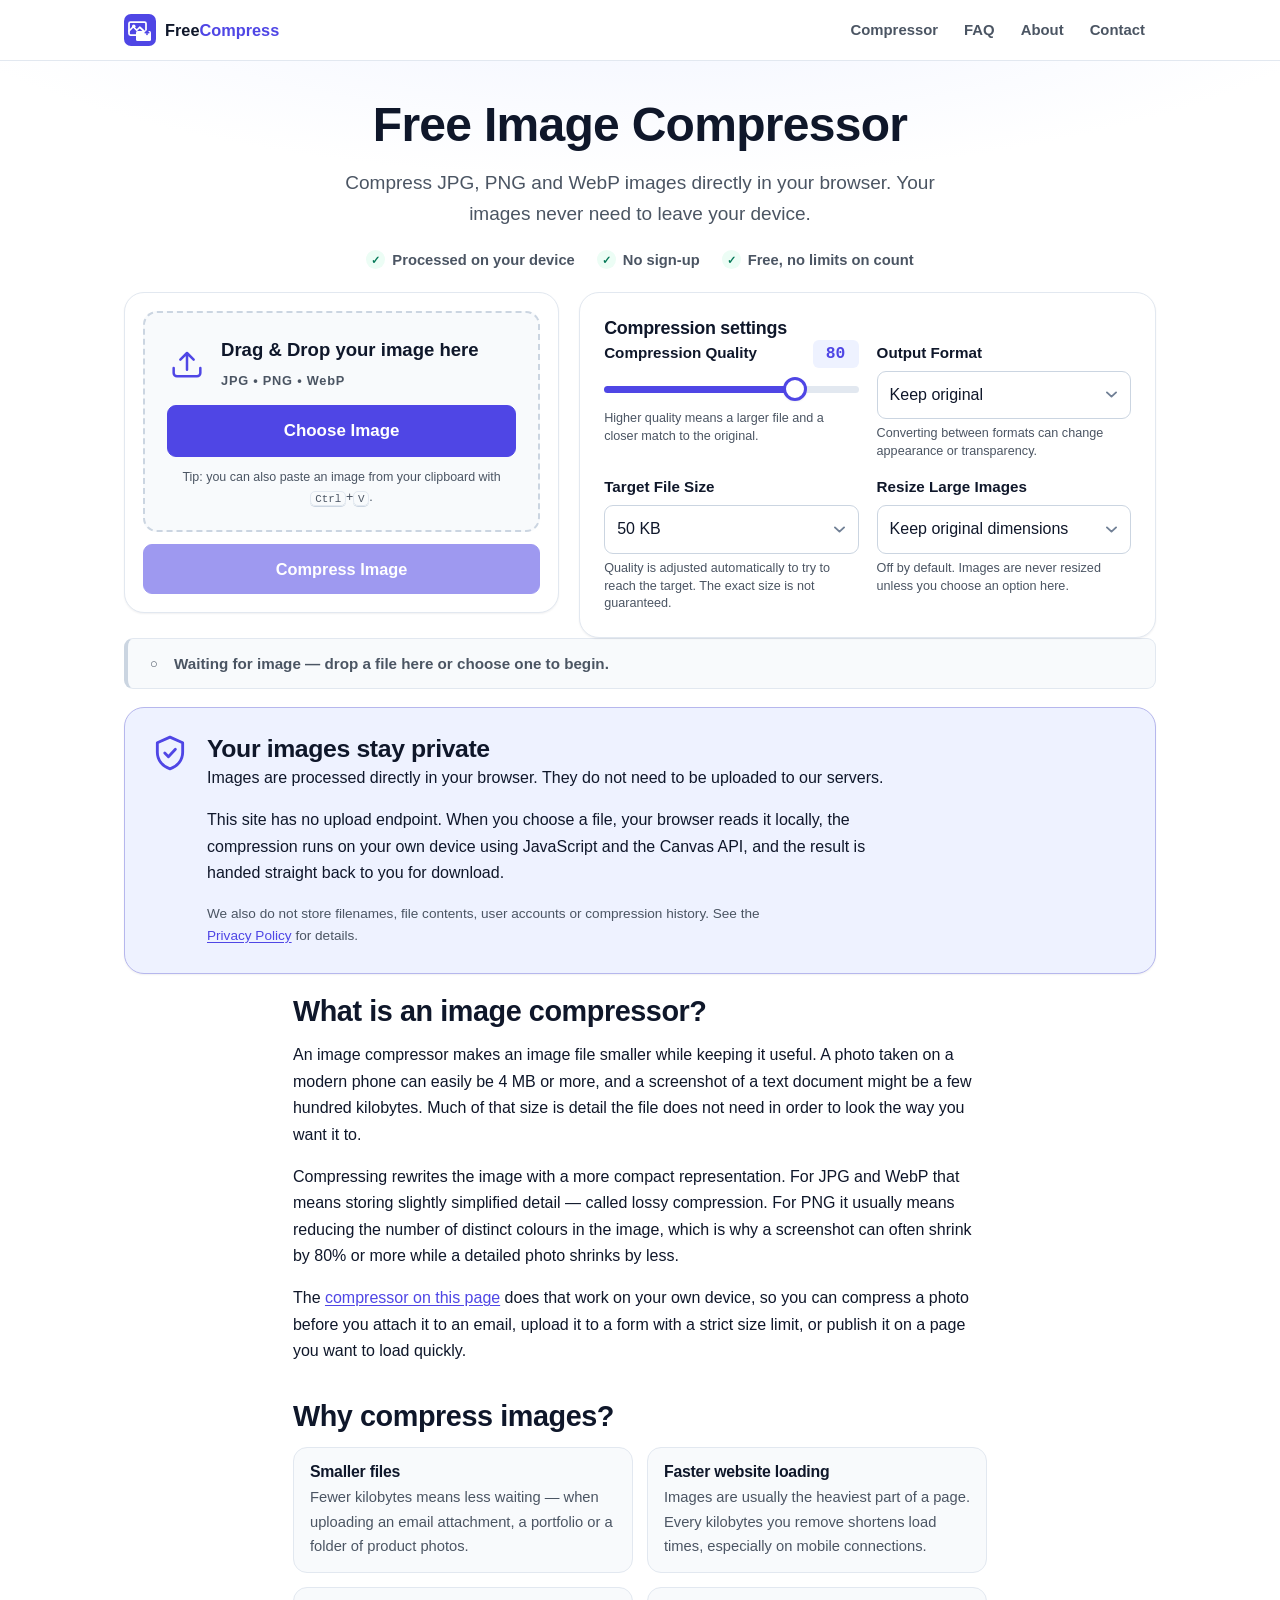
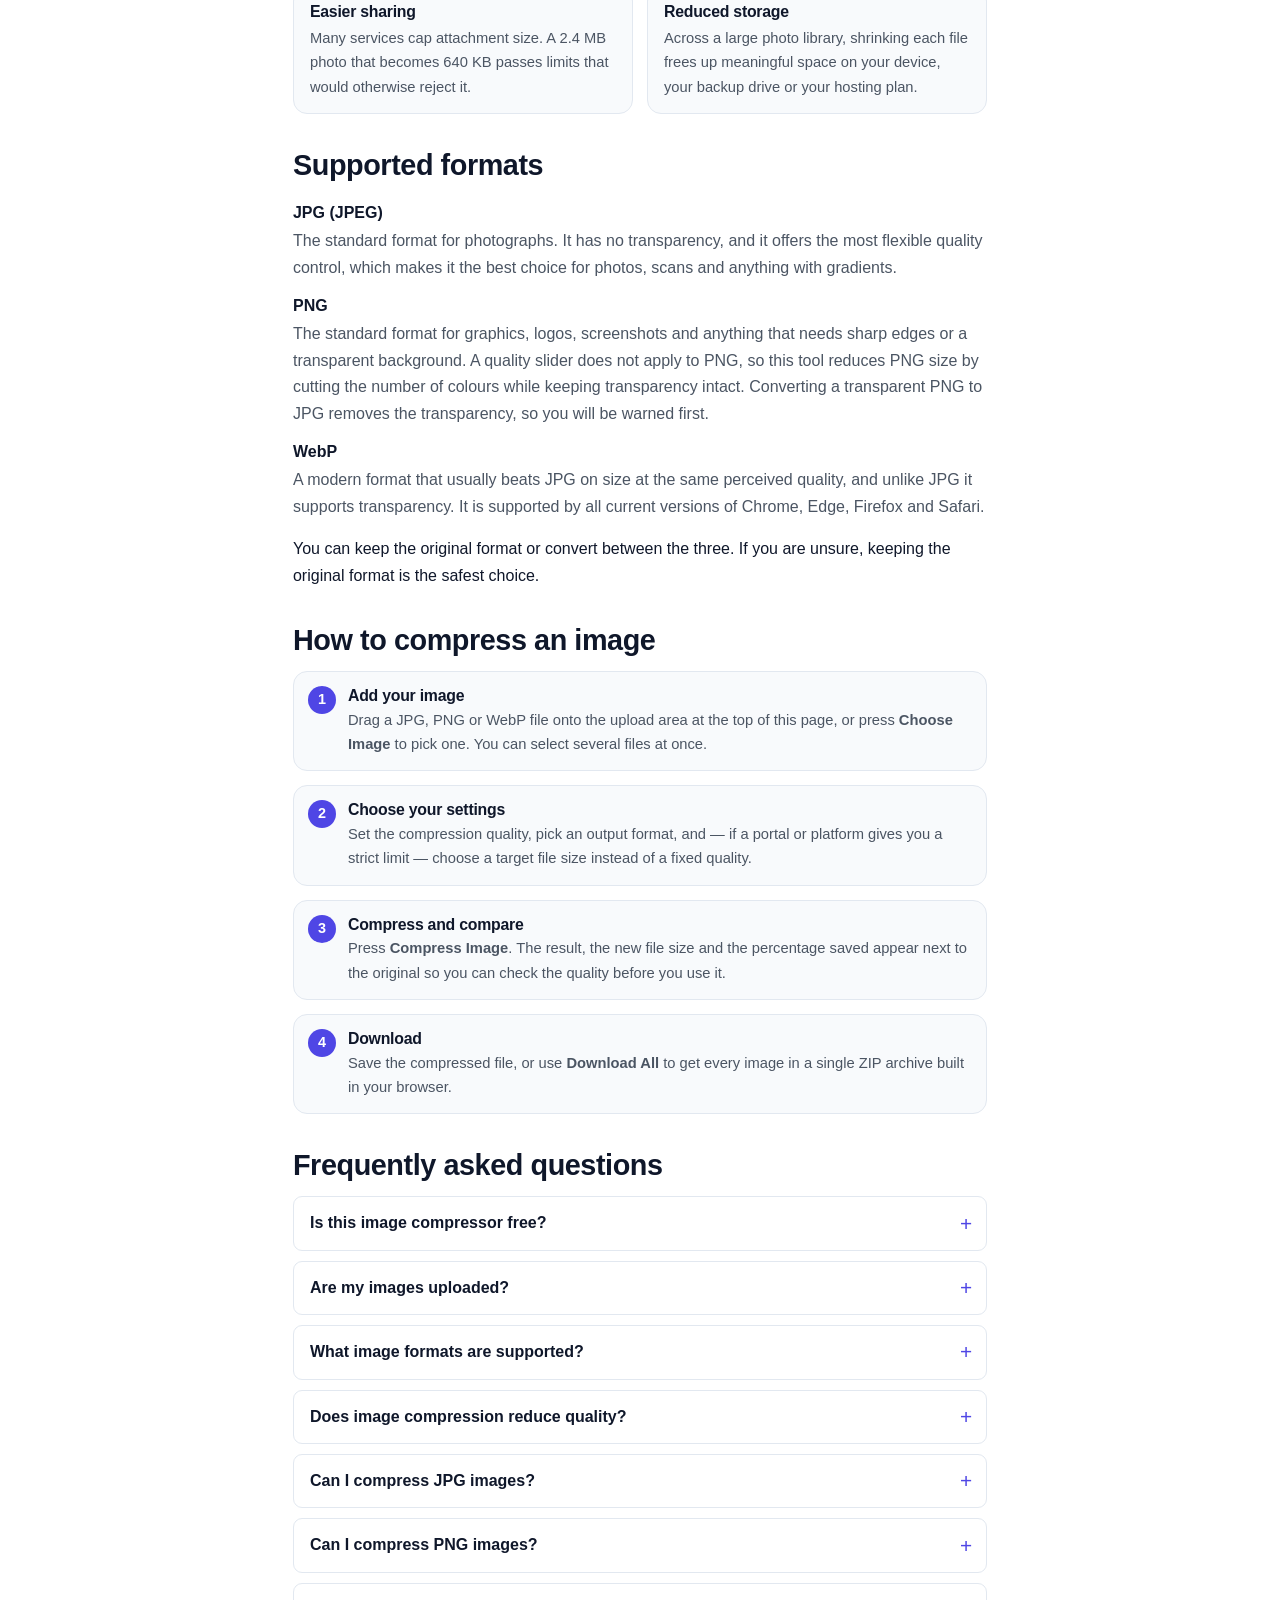
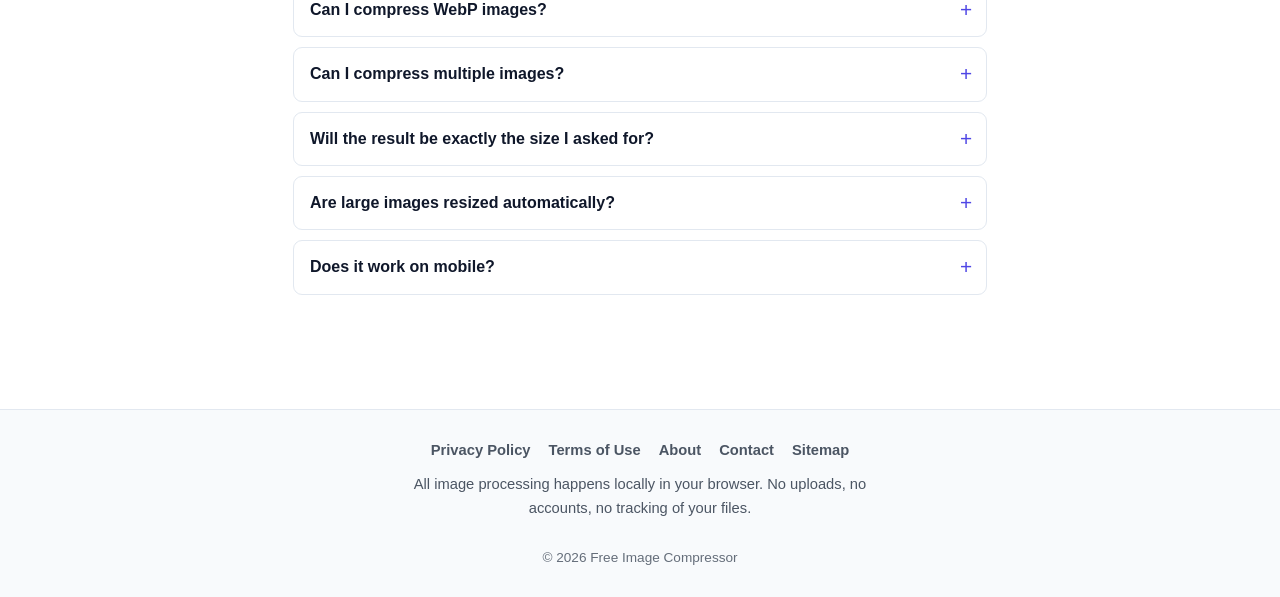
<file: index.html>
<!DOCTYPE html>
<html lang="en">
<head>
<meta charset="utf-8">
<meta name="viewport" content="width=device-width, initial-scale=1">
<title>Free Image Compressor &ndash; Compress JPG, PNG &amp; WebP Online</title>
<meta name="description" content="Compress JPG, PNG and WebP images online for free. Reduce image file size directly in your browser without uploading your images to a server.">
<link rel="canonical" href="https://freecompress.in/">
<meta name="theme-color" content="#4f46e5" media="(prefers-color-scheme: light)">
<meta name="theme-color" content="#111827" media="(prefers-color-scheme: dark)">

<!-- Open Graph -->
<meta property="og:type" content="website">
<meta property="og:site_name" content="Free Image Compressor">
<meta property="og:title" content="Free Image Compressor &ndash; Compress JPG, PNG &amp; WebP Online">
<meta property="og:description" content="Reduce image file size directly in your browser. Your images are processed on your own device and never uploaded to a server.">
<meta property="og:url" content="https://freecompress.in/">
<meta property="og:image" content="https://freecompress.in/assets/og-image.png">
<meta property="og:image:width" content="1200">
<meta property="og:image:height" content="630">
<meta property="og:image:alt" content="Free Image Compressor tool interface with a drag and drop upload area">
<meta property="og:locale" content="en_US">

<!-- Twitter card -->
<meta name="twitter:card" content="summary_large_image">
<meta name="twitter:title" content="Free Image Compressor &ndash; Compress JPG, PNG &amp; WebP Online">
<meta name="twitter:description" content="Reduce image file size directly in your browser. Your images are processed on your own device and never uploaded to a server.">
<meta name="twitter:image" content="https://freecompress.in/assets/og-image.png">
<meta name="twitter:image:alt" content="Free Image Compressor tool interface with a drag and drop upload area">

<link rel="icon" href="assets/favicon.svg" type="image/svg+xml">
<link rel="icon" href="assets/favicon.png" sizes="512x512" type="image/png">
<link rel="apple-touch-icon" href="assets/favicon.png">
<link rel="manifest" href="site.webmanifest">
<link rel="stylesheet" href="css/styles.css">
<script async src="https://www.googletagmanager.com/gtag/js?id=G-RREK23KDBZ"></script>
<script>
  window.dataLayer = window.dataLayer || [];
  function gtag(){dataLayer.push(arguments);}
  gtag('js', new Date());
  gtag('config', 'G-RREK23KDBZ', {
    allow_google_signals: false,
    allow_ad_personalization_signals: false,
    cookie_expires: 86400,
    cookie_update: false
  });
</script>
</head>
<body>
<a class="skip-link" href="#compressor">Skip to the image compressor</a>

<header class="site-header">
  <div class="container header-inner">
    <a class="brand" href="./index.html" aria-label="FreeCompress home">
      <img class="brand-mark" src="assets/favicon.svg" alt="" width="32" height="32" aria-hidden="true">
      <span class="brand-name">Free<span class="brand-accent">Compress</span></span>
    </a>
    <nav class="site-nav" aria-label="Main">
      <a href="#compressor">Compressor</a>
      <a href="#faq">FAQ</a>
      <a href="about.html">About</a>
      <a href="contact.html">Contact</a>
    </nav>
  </div>
</header>

<main>
  <!-- ============================ HERO ============================ -->
  <section class="hero">
    <div class="container">
      <h1 class="hero-title">Free Image Compressor</h1>
      <p class="hero-subtitle">
        Compress JPG, PNG and WebP images directly in your browser.
        Your images never need to leave your device.
      </p>
      <ul class="trust-list" role="list">
        <li class="trust-item">
          <span class="trust-icon" aria-hidden="true">&#10003;</span> Processed on your device
        </li>
        <li class="trust-item">
          <span class="trust-icon" aria-hidden="true">&#10003;</span> No sign-up
        </li>
        <li class="trust-item">
          <span class="trust-icon" aria-hidden="true">&#10003;</span> Free, no limits on count
        </li>
      </ul>
    </div>
  </section>

  <!-- ============================ TOOL ============================ -->
  <section id="compressor" class="tool-section" aria-labelledby="tool-heading">
    <div class="container">
      <h2 id="tool-heading" class="visually-hidden">Image compressor tool</h2>

      <!-- ---------- Upload area and options, side by side on wide screens ---------- -->
      <!-- Two columns above 860px so the options sit beside the Choose Image
           area instead of below it. Single column below that. -->
      <div class="tool-grid">

        <!-- Column 1: get the images in -->
        <div class="tool-pane">
          <!-- ---------- Drop zone ---------- -->
          <div class="card dropzone-card">
            <div id="dropzone" class="dropzone" data-state="idle" tabindex="-1">
              <svg class="dropzone-icon" viewBox="0 0 48 48" role="img" aria-label="Upload image icon" focusable="false">
                <path d="M24 32V12m0 0-8 8m8-8 8 8" fill="none" stroke="currentColor" stroke-width="3" stroke-linecap="round" stroke-linejoin="round"/>
                <path d="M8 30v6a4 4 0 0 0 4 4h24a4 4 0 0 0 4-4v-6" fill="none" stroke="currentColor" stroke-width="3" stroke-linecap="round" stroke-linejoin="round"/>
              </svg>
              <p class="dropzone-title">Drag &amp; Drop your image here</p>
              <p class="dropzone-or">or</p>
              <label class="btn btn-primary btn-choose" for="file-input">Choose Image</label>
              <p class="dropzone-formats" id="dropzone-formats">JPG &bull; PNG &bull; WebP</p>
              <input class="visually-hidden" type="file" id="file-input"
                     accept="image/jpeg,image/png,image/webp,.jpg,.jpeg,.png,.webp"
                     aria-describedby="dropzone-formats"
                     multiple>
              <p class="dropzone-browse-hint" id="dropzone-browse-hint">
                Tip: you can also paste an image from your clipboard with <kbd>Ctrl</kbd>+<kbd>V</kbd>.
              </p>
            </div>
            <button type="button" class="btn btn-primary btn-lg btn-compress" id="compress-btn" disabled>
              Compress Image
            </button>
          </div>

          <div id="workspace" class="workspace" hidden>

            <!-- Selected files -->
            <section class="card" aria-labelledby="files-heading">
              <div class="card-head">
                <h3 class="card-title" id="files-heading">Selected images</h3>
                <button type="button" class="btn btn-ghost btn-sm" id="clear-all">Remove all</button>
              </div>
              <ul class="filelist" id="filelist"></ul>
            </section>

            <!-- Warnings (large images / memory) -->
            <div id="warnings" class="warnings" role="alert" hidden></div>
          </div>
        </div>

        <!-- Column 2: how to compress them -->
        <div class="tool-pane">
          <!-- Settings -->
          <section class="card settings-card" aria-labelledby="settings-heading">
            <h3 class="card-title" id="settings-heading">Compression settings</h3>

            <div class="settings-grid">
              <!-- Quality -->
              <div class="field field-quality">
                <div class="field-head">
                  <label class="field-label" for="quality">Compression Quality</label>
                  <output class="field-value" id="quality-value" for="quality">80</output>
                </div>
                <input type="range" id="quality" name="quality" min="10" max="100" step="1" value="80"
                       aria-describedby="quality-hint">
                <p class="field-hint" id="quality-hint">
                  Higher quality means a larger file and a closer match to the original.
                  <span id="quality-mode-note"></span>
                </p>
              </div>

              <!-- Output format -->
              <div class="field">
                <label class="field-label" for="output-format">Output Format</label>
                <select id="output-format" name="output-format" aria-describedby="format-hint">
                  <option value="keep" selected>Keep original</option>
                  <option value="jpeg">JPG</option>
                  <option value="png">PNG</option>
                  <option value="webp">WebP</option>
                </select>
                <p class="field-hint" id="format-hint">Converting between formats can change appearance or transparency.</p>
              </div>

              <!-- Target size -->
              <div class="field">
                <label class="field-label" for="target-size">Target File Size</label>
                <select id="target-size" name="target-size" aria-describedby="target-hint">
                  <option value="50000" selected>50 KB</option>
                  <option value="100000">100 KB</option>
                  <option value="200000">200 KB</option>
                  <option value="500000">500 KB</option>
                  <option value="1048576">1 MB</option>
                  <option value="custom">Custom&hellip;</option>
                  <option value="quality">Original quality mode</option>
                </select>
                <p class="field-hint" id="target-hint">
                  Quality is adjusted automatically to try to reach the target. The exact size is not guaranteed.
                </p>
                <div class="custom-target" id="custom-target" hidden>
                  <label class="field-label" for="custom-target-input">Custom target size</label>
                  <div class="input-suffix">
                    <input type="number" id="custom-target-input" inputmode="numeric" min="1" max="104857600" step="1" value="150000" placeholder="150000">
                    <span class="input-suffix-text" aria-hidden="true">bytes</span>
                  </div>
                  <p class="field-hint" id="custom-target-hint">Value is in bytes (150000 bytes &asymp; 146 KB).</p>
                </div>
              </div>

              <!-- Resize -->
              <div class="field">
                <label class="field-label" for="max-dimension">Resize Large Images</label>
                <select id="max-dimension" name="max-dimension" aria-describedby="max-dimension-hint">
                  <option value="0" selected>Keep original dimensions</option>
                  <option value="3840">Max 3840 px (4K)</option>
                  <option value="2560">Max 2560 px</option>
                  <option value="1920">Max 1920 px</option>
                  <option value="1280">Max 1280 px</option>
                  <option value="800">Max 800 px</option>
                </select>
                <p class="field-hint" id="max-dimension-hint">
                  Off by default. Images are never resized unless you choose an option here.
                </p>
              </div>
            </div>
          </section>
        </div>
      </div>

      <!-- ---------- Global status / progress ---------- -->
      <div id="status-bar" class="status-bar" role="status" aria-live="polite" hidden>
        <span class="status-icon" aria-hidden="true"></span>
        <span class="status-text" id="status-text">Waiting for image</span>
        <span class="spinner" aria-hidden="true"></span>
      </div>

      <!-- ---------- Rejected files ---------- -->
      <div id="rejected" class="rejected" role="alert" hidden>
        <h3 class="rejected-title" id="rejected-title">Some files were not added</h3>
        <ul class="rejected-list" id="rejected-list" aria-labelledby="rejected-title"></ul>
      </div>

      <!-- ---------- Actions ---------- -->
       <!-- The download action docks to the viewport after a result is ready. -->
       <div class="action-bar" id="action-bar" hidden>
        <button type="button" class="btn btn-ghost" id="cancel-btn" hidden>Cancel</button>
        <button type="button" class="btn btn-primary btn-lg" id="download-btn" hidden>
          Download Compressed Image
        </button>
        <button type="button" class="btn btn-primary btn-lg" id="download-all-btn" hidden>
          Download All (ZIP)
        </button>
      </div>

      <!-- Single image result -->
      <section class="card result-card" id="single-result" aria-labelledby="result-heading" hidden>
        <div class="card-head">
          <h3 class="card-title" id="result-heading">Result</h3>
          <span class="badge" id="single-filename"></span>
        </div>

        <div class="stats" id="single-stats" role="group" aria-label="Compression result summary"></div>

        <div class="notice notice-info" id="single-notice" hidden></div>

        <div class="compare">
          <figure class="compare-card">
            <figcaption class="compare-caption">Original</figcaption>
            <div class="compare-frame">
              <img id="single-before-img" alt="" decoding="async">
            </div>
            <dl class="compare-meta" id="single-before-meta"></dl>
          </figure>
          <figure class="compare-card">
            <figcaption class="compare-caption">Compressed</figcaption>
            <div class="compare-frame">
              <img id="single-after-img" alt="" decoding="async">
            </div>
            <dl class="compare-meta" id="single-after-meta"></dl>
          </figure>
        </div>

        <div class="actions">
          <button type="button" class="btn btn-secondary" id="another-btn">Compress Another Image</button>
        </div>
      </section>

      <!-- Multiple image result -->
      <section class="card result-card" id="multi-result" aria-labelledby="multi-heading" hidden>
        <div class="card-head">
          <h3 class="card-title" id="multi-heading">Results</h3>
          <span class="badge" id="multi-summary"></span>
        </div>

        <div class="notice notice-info" id="multi-notice" hidden></div>

        <div class="table-wrap">
          <table class="result-table">
            <caption class="visually-hidden">Compression results for each selected image</caption>
            <thead>
              <tr>
                <th scope="col">Image</th>
                <th scope="col" class="num">Original</th>
                <th scope="col" class="num">Compressed</th>
                <th scope="col" class="num">Saved</th>
                <th scope="col" class="action-col">Action</th>
              </tr>
            </thead>
            <tbody id="multi-tbody"></tbody>
          </table>
        </div>

        <div class="actions">
          <button type="button" class="btn btn-secondary" id="multi-another-btn">Compress Another Image</button>
        </div>
        <p class="fine-print">The ZIP archive is generated in your browser using your device's memory.</p>
      </section>

      <!-- ============================ PRIVACY ============================ -->
      <section class="card privacy-card" id="privacy" aria-labelledby="privacy-heading">
        <div class="privacy-icon" aria-hidden="true">
          <svg viewBox="0 0 24 24" focusable="false"><path d="M12 2 4 5.5v6c0 5 3.4 9.2 8 10.5 4.6-1.3 8-5.5 8-10.5v-6L12 2Z" fill="none" stroke="currentColor" stroke-width="1.8" stroke-linejoin="round"/><path d="m8.7 12 2.3 2.3 4.4-4.6" fill="none" stroke="currentColor" stroke-width="1.8" stroke-linecap="round" stroke-linejoin="round"/></svg>
        </div>
        <div>
          <h2 class="card-title" id="privacy-heading">Your images stay private</h2>
          <p>
            Images are processed directly in your browser. They do not need to be uploaded to our servers.
          </p>
          <p>
            This site has no upload endpoint. When you choose a file, your browser reads it locally,
            the compression runs on your own device using JavaScript and the Canvas API, and the
            result is handed straight back to you for download.
          </p>
          <p class="fine-print">
            We also do not store filenames, file contents, user accounts or compression history.
            See the <a href="privacy.html">Privacy Policy</a> for details.
          </p>
        </div>
      </section>

      <!-- ============================ CONTENT ============================ -->
      <div class="content" id="guide">

        <section aria-labelledby="what-heading">
          <h2 id="what-heading">What is an image compressor?</h2>
          <p>
            An image compressor makes an image file smaller while keeping it useful. A photo taken on a
            modern phone can easily be 4&nbsp;MB or more, and a screenshot of a text document might be a few
            hundred kilobytes. Much of that size is detail the file does not need in order to look the way
            you want it to.
          </p>
          <p>
            Compressing rewrites the image with a more compact representation. For JPG and WebP that means
            storing slightly simplified detail &mdash; called lossy compression. For PNG it usually means
            reducing the number of distinct colours in the image, which is why a screenshot can often shrink
            by 80% or more while a detailed photo shrinks by less.
          </p>
          <p>
            The <a href="#compressor">compressor on this page</a> does that work on your own device, so you can
            compress a photo before you attach it to an email, upload it to a form with a strict size limit,
            or publish it on a page you want to load quickly.
          </p>
        </section>

        <section aria-labelledby="why-heading">
          <h2 id="why-heading">Why compress images?</h2>
          <ul class="feature-list">
            <li>
              <h3>Smaller files</h3>
              <p>Fewer kilobytes means less waiting &mdash; when uploading an email attachment, a portfolio
              or a folder of product photos.</p>
            </li>
            <li>
              <h3>Faster website loading</h3>
              <p>Images are usually the heaviest part of a page. Every kilobytes you remove shortens load
              times, especially on mobile connections.</p>
            </li>
            <li>
              <h3>Easier sharing</h3>
              <p>Many services cap attachment size. A 2.4&nbsp;MB photo that becomes 640&nbsp;KB passes limits
              that would otherwise reject it.</p>
            </li>
            <li>
              <h3>Reduced storage</h3>
              <p>Across a large photo library, shrinking each file frees up meaningful space on your device,
              your backup drive or your hosting plan.</p>
            </li>
          </ul>
        </section>

        <section aria-labelledby="formats-heading">
          <h2 id="formats-heading">Supported formats</h2>
          <dl class="format-list">
            <dt>JPG (JPEG)</dt>
            <dd>
              The standard format for photographs. It has no transparency, and it offers the most flexible
              quality control, which makes it the best choice for photos, scans and anything with gradients.
            </dd>
            <dt>PNG</dt>
            <dd>
              The standard format for graphics, logos, screenshots and anything that needs sharp edges or a
              transparent background. A quality slider does not apply to PNG, so this tool reduces PNG size by
              cutting the number of colours while keeping transparency intact. Converting a transparent PNG to
              JPG removes the transparency, so you will be warned first.
            </dd>
            <dt>WebP</dt>
            <dd>
              A modern format that usually beats JPG on size at the same perceived quality, and unlike JPG it
              supports transparency. It is supported by all current versions of Chrome, Edge, Firefox and Safari.
            </dd>
          </dl>
          <p>
            You can keep the original format or convert between the three. If you are unsure, keeping the
            original format is the safest choice.
          </p>
        </section>

        <section aria-labelledby="how-heading">
          <h2 id="how-heading">How to compress an image</h2>
          <ol class="steps">
            <li>
              <h3>Add your image</h3>
              <p>Drag a JPG, PNG or WebP file onto the upload area at the top of this page, or press
              <strong>Choose Image</strong> to pick one. You can select several files at once.</p>
            </li>
            <li>
              <h3>Choose your settings</h3>
              <p>Set the compression quality, pick an output format, and &mdash; if a portal or platform gives
              you a strict limit &mdash; choose a target file size instead of a fixed quality.</p>
            </li>
            <li>
              <h3>Compress and compare</h3>
              <p>Press <strong>Compress Image</strong>. The result, the new file size and the percentage saved
              appear next to the original so you can check the quality before you use it.</p>
            </li>
            <li>
              <h3>Download</h3>
              <p>Save the compressed file, or use <strong>Download All</strong> to get every image in a single
              ZIP archive built in your browser.</p>
            </li>
          </ol>
        </section>

        <section id="faq" aria-labelledby="faq-heading">
          <h2 id="faq-heading">Frequently asked questions</h2>

          <details class="faq-item">
            <summary>Is this image compressor free?</summary>
            <p>Yes. There is no account, no trial and no watermark. The tool runs entirely in your browser,
            so there is no server cost to pass on.</p>
          </details>

          <details class="faq-item">
            <summary>Are my images uploaded?</summary>
            <p>No. Your browser reads the file from your device, the compression code runs on your device, and
            the compressed result is handed straight back to you. This site contains no code that sends your
            images anywhere, and the <a href="privacy.html">Privacy Policy</a> explains the details.</p>
          </details>

          <details class="faq-item">
            <summary>What image formats are supported?</summary>
            <p>JPG/JPEG, PNG and WebP, both as the input format and as the output format. Other file types are
            rejected with a clear message.</p>
          </details>

          <details class="faq-item">
            <summary>Does image compression reduce quality?</summary>
            <p>It can, and to a degree you choose. JPG and WebP compression is lossy: the higher the quality
            setting, the closer the result is to the original. The before-and-after previews let you compare
            them yourself. PNG compression on this tool reduces the number of colours, which suits screenshots
            and graphics and is usually a poor trade for detailed photographs.</p>
          </details>

          <details class="faq-item">
            <summary>Can I compress JPG images?</summary>
            <p>Yes. JPG is the best-supported format here: set the quality slider, or choose a target file
            size and the quality is adjusted for you.</p>
          </details>

          <details class="faq-item">
            <summary>Can I compress PNG images?</summary>
            <p>Yes. Because a PNG quality slider behaves nothing like a JPG one, this tool shrinks PNGs by
            reducing the colour palette and by switching to a smaller greyscale depth where the image allows
            it. Transparency is preserved. If your PNG is a detailed photograph, converting it to JPG or WebP
            usually gives a much smaller file.</p>
          </details>

          <details class="faq-item">
            <summary>Can I compress WebP images?</summary>
            <p>Yes. WebP can be compressed to WebP, and it can be converted to JPG or PNG if a service you
            need to upload to does not accept WebP.</p>
          </details>

          <details class="faq-item">
            <summary>Can I compress multiple images?</summary>
            <p>Yes. Select or drop several files at once. They are processed one after another, each one can be
            downloaded on its own, and <strong>Download All</strong> packages the results into a ZIP file
            created in your browser.</p>
          </details>

          <details class="faq-item">
            <summary>Will the result be exactly the size I asked for?</summary>
            <p>No. A target size is a goal, not a guarantee. The tool searches for the highest quality that fits
            under the target. If reaching it would mean visibly damaging the image, it stops and tells you
            instead, and suggests a larger target or smaller dimensions.</p>
          </details>

          <details class="faq-item">
            <summary>Are large images resized automatically?</summary>
            <p>No. Dimensions are only changed if you pick a limit in the <strong>Resize Large Images</strong>
            menu. Very large images are flagged with a warning, because processing them uses a lot of your
            device's memory.</p>
          </details>

          <details class="faq-item">
            <summary>Does it work on mobile?</summary>
            <p>Yes. The layout adapts to phone screens, the upload button is large enough to tap comfortably,
            and the compression runs on your phone's own processor. Processing a very large image on an older
            phone can take a few seconds.</p>
          </details>
        </section>
      </div>
    </div>
  </section>
</main>

<footer class="site-footer">
  <div class="container footer-inner">
    <nav class="footer-nav" aria-label="Footer">
      <a href="privacy.html">Privacy Policy</a>
      <a href="terms.html">Terms of Use</a>
      <a href="about.html">About</a>
      <a href="contact.html">Contact</a>
      <a href="sitemap.xml">Sitemap</a>
    </nav>
    <p class="footer-note">
      All image processing happens locally in your browser. No uploads, no accounts, no tracking of your files.
    </p>
    <p class="footer-copy">&copy; <span id="year">2026</span> Free Image Compressor</p>
  </div>
</footer>

<script type="application/ld+json">
{
  "@context": "https://schema.org",
  "@graph": [
    {
      "@type": "WebApplication",
      "@id": "https://freecompress.in/#app",
      "name": "Free Image Compressor",
      "url": "https://freecompress.in/",
      "applicationCategory": "MultimediaApplication",
      "operatingSystem": "Any",
      "description": "Compress JPG, PNG and WebP images in your browser. Images are processed on the user's device and are not uploaded to a server.",
      "offers": { "@type": "Offer", "price": "0", "priceCurrency": "USD" },
      "featureList": [
        "Compress JPG, PNG and WebP images locally in the browser",
        "No upload of user images",
        "Adjustable compression quality",
        "Target file size mode",
        "Batch compression with in-browser ZIP download"
      ]
    },
    {
      "@type": "FAQPage",
      "@id": "https://freecompress.in/#faq",
      "mainEntity": [
        {
          "@type": "Question",
          "name": "Is this image compressor free?",
          "acceptedAnswer": { "@type": "Answer", "text": "Yes. There is no account, no trial and no watermark. The tool runs entirely in your browser, so there is no server cost to pass on." }
        },
        {
          "@type": "Question",
          "name": "Are my images uploaded?",
          "acceptedAnswer": { "@type": "Answer", "text": "No. Your browser reads the file from your device, the compression code runs on your device, and the compressed result is handed straight back to you. This site contains no code that sends your images anywhere, and the Privacy Policy explains the details." }
        },
        {
          "@type": "Question",
          "name": "What image formats are supported?",
          "acceptedAnswer": { "@type": "Answer", "text": "JPG/JPEG, PNG and WebP, both as the input format and as the output format. Other file types are rejected with a clear message." }
        },
        {
          "@type": "Question",
          "name": "Does image compression reduce quality?",
          "acceptedAnswer": { "@type": "Answer", "text": "It can, and to a degree you choose. JPG and WebP compression is lossy: the higher the quality setting, the closer the result is to the original. The before-and-after previews let you compare them yourself. PNG compression on this tool reduces the number of colours, which suits screenshots and graphics and is usually a poor trade for detailed photographs." }
        },
        {
          "@type": "Question",
          "name": "Can I compress JPG images?",
          "acceptedAnswer": { "@type": "Answer", "text": "Yes. JPG is the best-supported format here: set the quality slider, or choose a target file size and the quality is adjusted for you." }
        },
        {
          "@type": "Question",
          "name": "Can I compress PNG images?",
          "acceptedAnswer": { "@type": "Answer", "text": "Yes. Because a PNG quality slider behaves nothing like a JPG one, this tool shrinks PNGs by reducing the colour palette and by switching to a smaller greyscale depth where the image allows it. Transparency is preserved. If your PNG is a detailed photograph, converting it to JPG or WebP usually gives a much smaller file." }
        },
        {
          "@type": "Question",
          "name": "Can I compress WebP images?",
          "acceptedAnswer": { "@type": "Answer", "text": "Yes. WebP can be compressed to WebP, and it can be converted to JPG or PNG if a service you need to upload to does not accept WebP." }
        },
        {
          "@type": "Question",
          "name": "Can I compress multiple images?",
          "acceptedAnswer": { "@type": "Answer", "text": "Yes. Select or drop several files at once. They are processed one after another, each one can be downloaded on its own, and Download All packages the results into a ZIP file created in your browser." }
        },
        {
          "@type": "Question",
          "name": "Will the result be exactly the size I asked for?",
          "acceptedAnswer": { "@type": "Answer", "text": "No. A target size is a goal, not a guarantee. The tool searches for the highest quality that fits under the target. If reaching it would mean visibly damaging the image, it stops and tells you instead, and suggests a larger target or smaller dimensions." }
        },
        {
          "@type": "Question",
          "name": "Are large images resized automatically?",
          "acceptedAnswer": { "@type": "Answer", "text": "No. Dimensions are only changed if you pick a limit in the Resize Large Images menu. Very large images are flagged with a warning, because processing them uses a lot of your device's memory." }
        },
        {
          "@type": "Question",
          "name": "Does it work on mobile?",
          "acceptedAnswer": { "@type": "Answer", "text": "Yes. The layout adapts to phone screens, the upload button is large enough to tap comfortably, and the compression runs on your phone's own processor. Processing a very large image on an older phone can take a few seconds." }
        }
      ]
    }
  ]
}
</script>
<script src="js/compressor.js" defer></script>
<script src="js/app.js?v=20260927-3" defer></script>
</body>
</html>
</file>
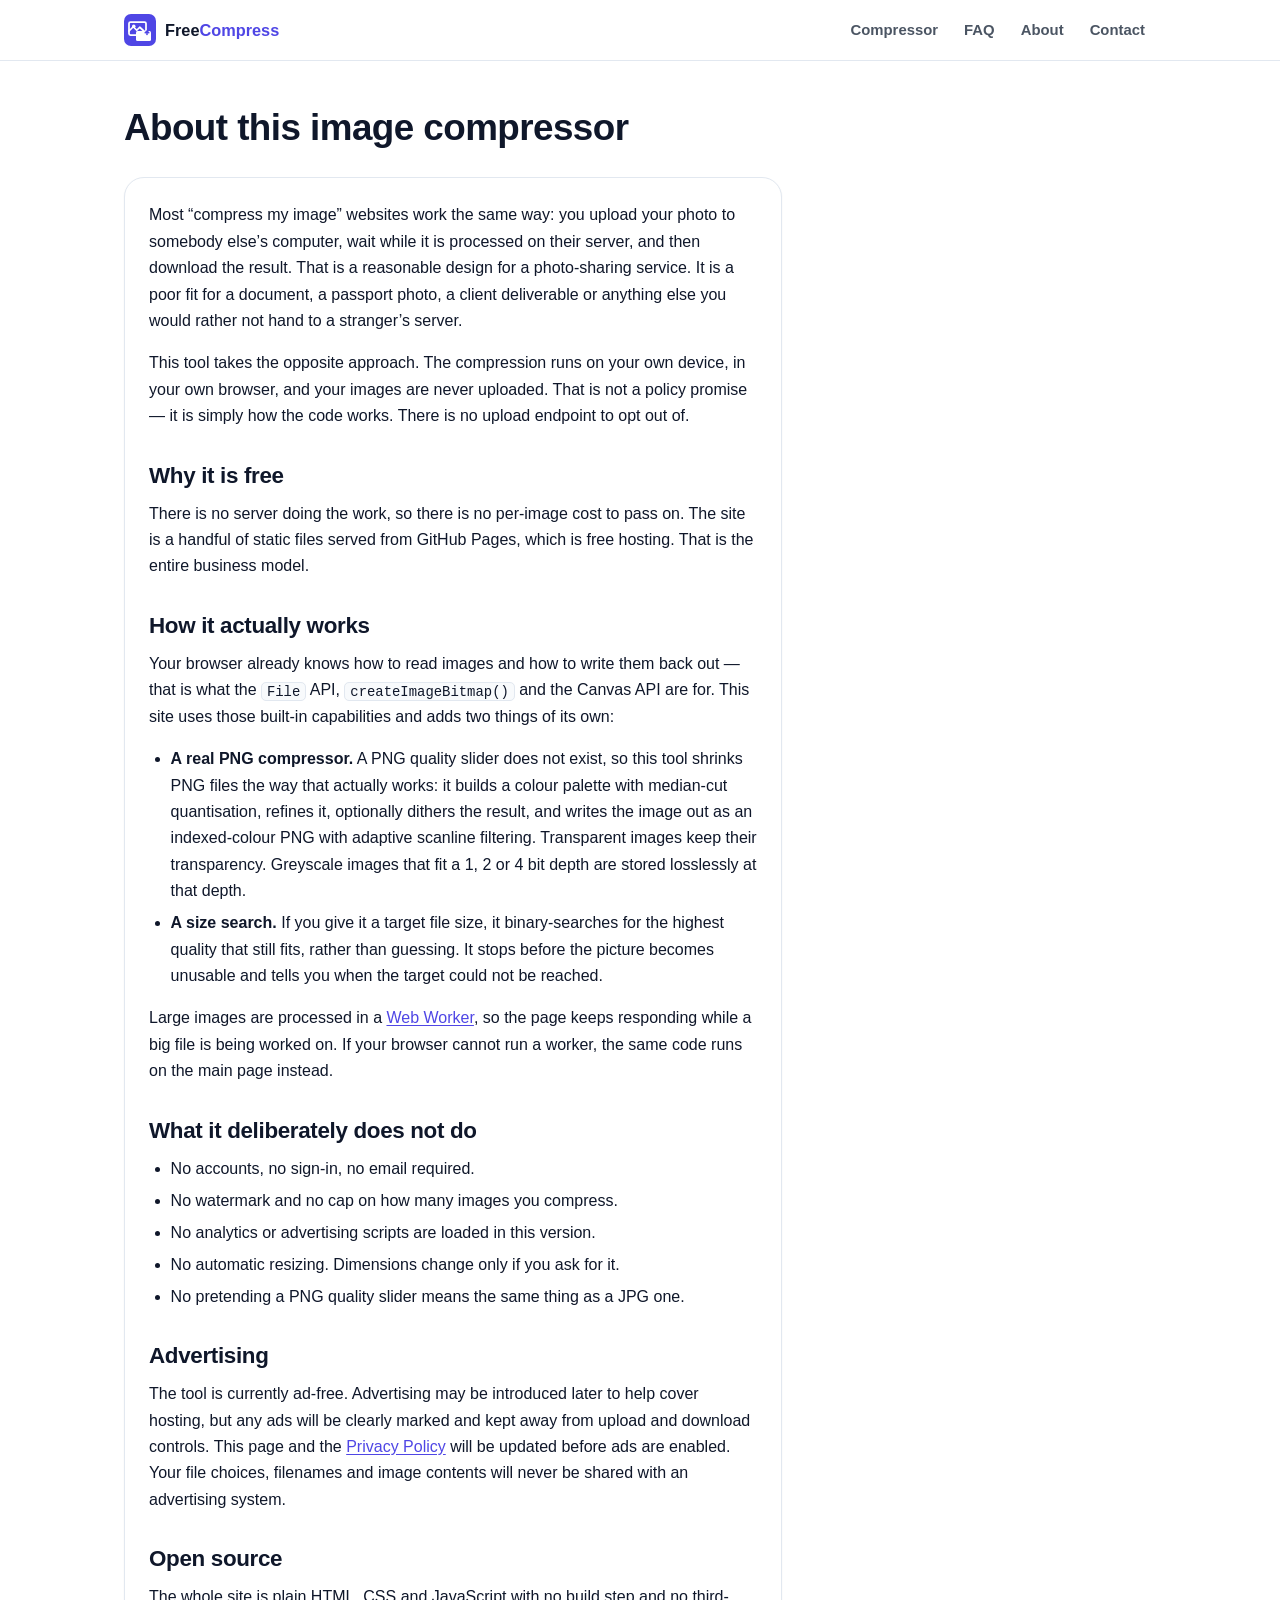
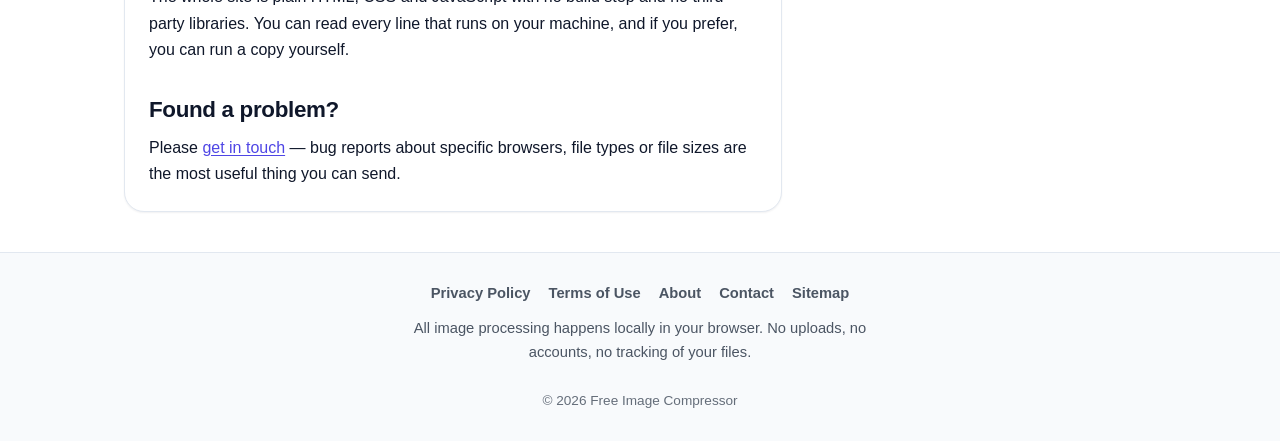
<file: about.html>
<!DOCTYPE html>
<html lang="en">
<head>
<meta charset="utf-8">
<meta name="viewport" content="width=device-width, initial-scale=1">
<title>About &ndash; Free Image Compressor</title>
<meta name="description" content="Why this free image compressor exists, how the browser-based compression works, and what it deliberately does not do.">
<meta name="robots" content="index, follow">
<link rel="canonical" href="https://freecompress.in/about.html">
<meta name="theme-color" content="#4f46e5" media="(prefers-color-scheme: light)">
<meta name="theme-color" content="#111827" media="(prefers-color-scheme: dark)">

<meta property="og:type" content="article">
<meta property="og:site_name" content="Free Image Compressor">
<meta property="og:title" content="About &ndash; Free Image Compressor">
<meta property="og:description" content="Why this free image compressor exists and how the browser-based compression works.">
<meta property="og:url" content="https://freecompress.in/about.html">
<meta property="og:image" content="https://freecompress.in/assets/og-image.png">
<meta property="og:image:alt" content="Free Image Compressor">

<link rel="icon" href="assets/favicon.svg" type="image/svg+xml">
<link rel="icon" href="assets/favicon.png" sizes="512x512" type="image/png">
<link rel="apple-touch-icon" href="assets/favicon.png">
<link rel="manifest" href="site.webmanifest">
<link rel="stylesheet" href="css/styles.css">
<script async src="https://www.googletagmanager.com/gtag/js?id=G-RREK23KDBZ"></script>
<script>
  window.dataLayer = window.dataLayer || [];
  function gtag(){dataLayer.push(arguments);}
  gtag('js', new Date());
  gtag('config', 'G-RREK23KDBZ', {
    allow_google_signals: false,
    allow_ad_personalization_signals: false,
    cookie_expires: 86400,
    cookie_update: false
  });
</script>
</head>
<body>
<a class="skip-link" href="#main">Skip to content</a>

<header class="site-header">
  <div class="container header-inner">
    <a class="brand" href="./index.html" aria-label="FreeCompress home">
      <img class="brand-mark" src="assets/favicon.svg" alt="" width="32" height="32" aria-hidden="true">
      <span class="brand-name">Free<span class="brand-accent">Compress</span></span>
    </a>
    <nav class="site-nav" aria-label="Main">
      <a href="index.html">Compressor</a>
      <a href="index.html#faq">FAQ</a>
      <a href="about.html">About</a>
      <a href="contact.html">Contact</a>
    </nav>
  </div>
</header>

<main id="main">
  <div class="container">
    <div class="page-header">
      <h1>About this image compressor</h1>
    </div>

    <div class="card prose">
      <p>
        Most &ldquo;compress my image&rdquo; websites work the same way: you upload your photo
        to somebody else&rsquo;s computer, wait while it is processed on their server, and then
        download the result. That is a reasonable design for a photo-sharing service. It is a
        poor fit for a document, a passport photo, a client deliverable or anything else you
        would rather not hand to a stranger&rsquo;s server.
      </p>
      <p>
        This tool takes the opposite approach. The compression runs on your own device, in
        your own browser, and your images are never uploaded. That is not a policy promise
        &mdash; it is simply how the code works. There is no upload endpoint to opt out of.
      </p>

      <h2>Why it is free</h2>
      <p>
        There is no server doing the work, so there is no per-image cost to pass on. The site
        is a handful of static files served from GitHub Pages, which is free hosting. That is
        the entire business model.
      </p>

      <h2>How it actually works</h2>
      <p>
        Your browser already knows how to read images and how to write them back out &mdash;
        that is what the <code>File</code> API, <code>createImageBitmap()</code> and the Canvas
        API are for. This site uses those built-in capabilities and adds two things of its own:
      </p>
      <ul>
        <li>
          <strong>A real PNG compressor.</strong> A PNG quality slider does not exist, so this
          tool shrinks PNG files the way that actually works: it builds a colour palette with
          median-cut quantisation, refines it, optionally dithers the result, and writes the
          image out as an indexed-colour PNG with adaptive scanline filtering. Transparent
          images keep their transparency. Greyscale images that fit a 1, 2 or 4 bit depth are
          stored losslessly at that depth.
        </li>
        <li>
          <strong>A size search.</strong> If you give it a target file size, it binary-searches
          for the highest quality that still fits, rather than guessing. It stops before the
          picture becomes unusable and tells you when the target could not be reached.
        </li>
      </ul>
      <p>
        Large images are processed in a <a href="https://developer.mozilla.org/docs/Web/API/Web_Workers_API" rel="noopener nofollow">Web Worker</a>,
        so the page keeps responding while a big file is being worked on. If your browser
        cannot run a worker, the same code runs on the main page instead.
      </p>

      <h2>What it deliberately does not do</h2>
      <ul>
        <li>No accounts, no sign-in, no email required.</li>
        <li>No watermark and no cap on how many images you compress.</li>
        <li>No analytics or advertising scripts are loaded in this version.</li>
        <li>No automatic resizing. Dimensions change only if you ask for it.</li>
        <li>No pretending a PNG quality slider means the same thing as a JPG one.</li>
      </ul>

      <h2>Advertising</h2>
      <p>
        The tool is currently ad-free. Advertising may be introduced later to help cover
        hosting, but any ads will be clearly marked and kept away from upload and download
        controls. This page and the <a href="privacy.html">Privacy Policy</a> will be updated
        before ads are enabled. Your file choices, filenames and image contents will never be
        shared with an advertising system.
      </p>

      <h2>Open source</h2>
      <p>
        The whole site is plain HTML, CSS and JavaScript with no build step and no
        third-party libraries. You can read every line that runs on your machine, and if you
        prefer, you can run a copy yourself.
      </p>

      <h2>Found a problem?</h2>
      <p>
        Please <a href="contact.html">get in touch</a> &mdash; bug reports about specific browsers,
        file types or file sizes are the most useful thing you can send.
      </p>
    </div>
  </div>
</main>

<footer class="site-footer">
  <div class="container footer-inner">
    <nav class="footer-nav" aria-label="Footer">
      <a href="privacy.html">Privacy Policy</a>
      <a href="terms.html">Terms of Use</a>
      <a href="about.html">About</a>
      <a href="contact.html">Contact</a>
      <a href="sitemap.xml">Sitemap</a>
    </nav>
    <p class="footer-note">
      All image processing happens locally in your browser. No uploads, no accounts, no tracking of your files.
    </p>
    <p class="footer-copy">&copy; 2026 Free Image Compressor</p>
  </div>
</footer>
</body>
</html>
</file>
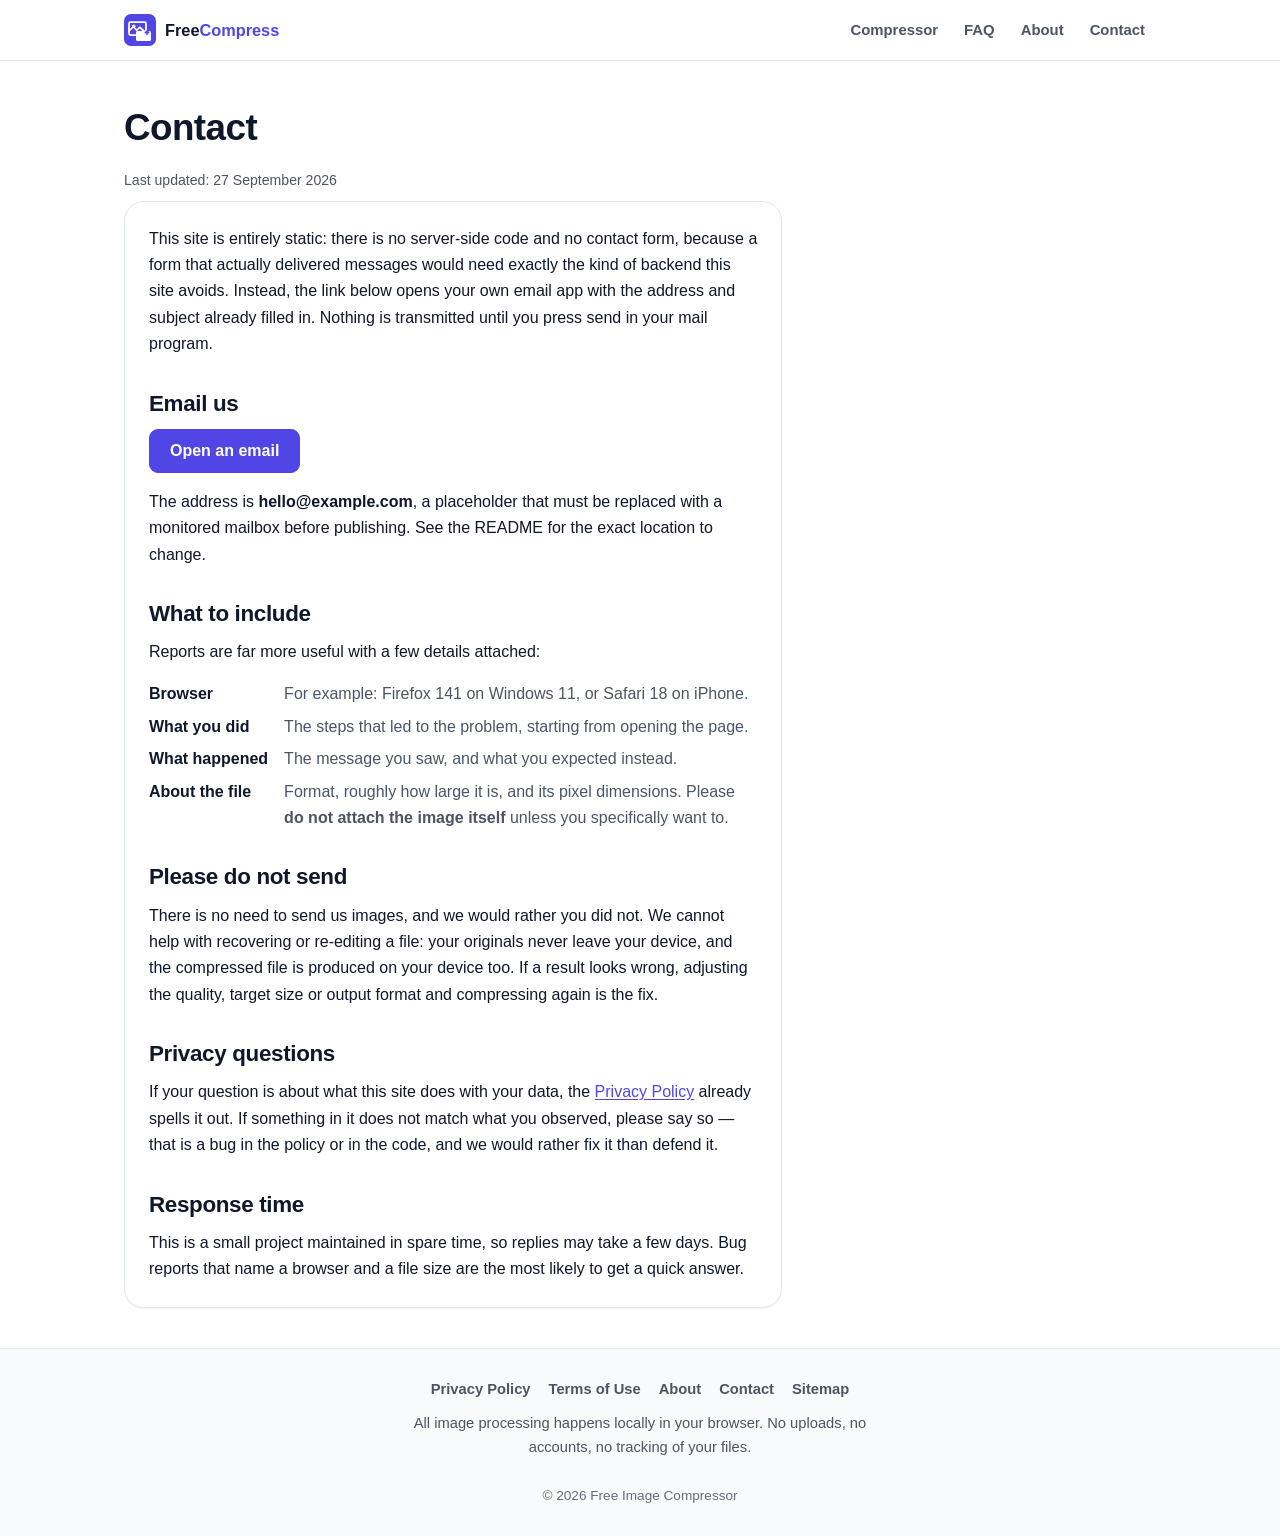
<file: contact.html>
<!DOCTYPE html>
<html lang="en">
<head>
<meta charset="utf-8">
<meta name="viewport" content="width=device-width, initial-scale=1">
<title>Contact &ndash; Free Image Compressor</title>
<meta name="description" content="How to get in touch about Free Image Compressor, report a bug, or request a feature.">
<meta name="robots" content="index, follow">
<link rel="canonical" href="https://freecompress.in/contact.html">
<meta name="theme-color" content="#4f46e5" media="(prefers-color-scheme: light)">
<meta name="theme-color" content="#111827" media="(prefers-color-scheme: dark)">

<meta property="og:type" content="article">
<meta property="og:site_name" content="Free Image Compressor">
<meta property="og:title" content="Contact &ndash; Free Image Compressor">
<meta property="og:description" content="How to get in touch, report a bug, or request a feature.">
<meta property="og:url" content="https://freecompress.in/contact.html">
<meta property="og:image" content="https://freecompress.in/assets/og-image.png">
<meta property="og:image:alt" content="Free Image Compressor">

<link rel="icon" href="assets/favicon.svg" type="image/svg+xml">
<link rel="icon" href="assets/favicon.png" sizes="512x512" type="image/png">
<link rel="apple-touch-icon" href="assets/favicon.png">
<link rel="manifest" href="site.webmanifest">
<link rel="stylesheet" href="css/styles.css">
<script async src="https://www.googletagmanager.com/gtag/js?id=G-RREK23KDBZ"></script>
<script>
  window.dataLayer = window.dataLayer || [];
  function gtag(){dataLayer.push(arguments);}
  gtag('js', new Date());
  gtag('config', 'G-RREK23KDBZ', {
    allow_google_signals: false,
    allow_ad_personalization_signals: false,
    cookie_expires: 86400,
    cookie_update: false
  });
</script>
</head>
<body>
<a class="skip-link" href="#main">Skip to content</a>

<header class="site-header">
  <div class="container header-inner">
    <a class="brand" href="./index.html" aria-label="FreeCompress home">
      <img class="brand-mark" src="assets/favicon.svg" alt="" width="32" height="32" aria-hidden="true">
      <span class="brand-name">Free<span class="brand-accent">Compress</span></span>
    </a>
    <nav class="site-nav" aria-label="Main">
      <a href="index.html">Compressor</a>
      <a href="index.html#faq">FAQ</a>
      <a href="about.html">About</a>
      <a href="contact.html">Contact</a>
    </nav>
  </div>
</header>

<main id="main">
  <div class="container">
    <div class="page-header">
      <h1>Contact</h1>
      <p class="updated">Last updated: <time datetime="2026-09-27">27 September 2026</time></p>
    </div>

    <div class="card prose">
      <p>
        This site is entirely static: there is no server-side code and no contact form,
        because a form that actually delivered messages would need exactly the kind of
        backend this site avoids. Instead, the link below opens your own email app with the
        address and subject already filled in. Nothing is transmitted until you press send
        in your mail program.
      </p>

      <h2>Email us</h2>
      <p>
        <a class="btn btn-primary" href="mailto:hello@example.com?subject=Free%20Image%20Compressor%20enquiry">Open an email</a>
      </p>
      <p>
        The address is <strong>hello@example.com</strong>, a placeholder that must be
        replaced with a monitored mailbox before publishing. See the README for the exact
        location to change.
      </p>

      <h2>What to include</h2>
      <p>Reports are far more useful with a few details attached:</p>
      <dl>
        <dt>Browser</dt>
        <dd>For example: Firefox 141 on Windows 11, or Safari 18 on iPhone.</dd>
        <dt>What you did</dt>
        <dd>The steps that led to the problem, starting from opening the page.</dd>
        <dt>What happened</dt>
        <dd>The message you saw, and what you expected instead.</dd>
        <dt>About the file</dt>
        <dd>Format, roughly how large it is, and its pixel dimensions. Please
            <strong>do not attach the image itself</strong> unless you specifically want to.</dd>
      </dl>

      <h2>Please do not send</h2>
      <p>
        There is no need to send us images, and we would rather you did not. We cannot help
        with recovering or re-editing a file: your originals never leave your device, and the
        compressed file is produced on your device too. If a result looks wrong, adjusting the
        quality, target size or output format and compressing again is the fix.
      </p>

      <h2>Privacy questions</h2>
      <p>
        If your question is about what this site does with your data, the
        <a href="privacy.html">Privacy Policy</a> already spells it out. If something in it
        does not match what you observed, please say so &mdash; that is a bug in the policy
        or in the code, and we would rather fix it than defend it.
      </p>

      <h2>Response time</h2>
      <p>
        This is a small project maintained in spare time, so replies may take a few days.
        Bug reports that name a browser and a file size are the most likely to get a quick
        answer.
      </p>
    </div>
  </div>
</main>

<footer class="site-footer">
  <div class="container footer-inner">
    <nav class="footer-nav" aria-label="Footer">
      <a href="privacy.html">Privacy Policy</a>
      <a href="terms.html">Terms of Use</a>
      <a href="about.html">About</a>
      <a href="contact.html">Contact</a>
      <a href="sitemap.xml">Sitemap</a>
    </nav>
    <p class="footer-note">
      All image processing happens locally in your browser. No uploads, no accounts, no tracking of your files.
    </p>
    <p class="footer-copy">&copy; 2026 Free Image Compressor</p>
  </div>
</footer>
</body>
</html>
</file>
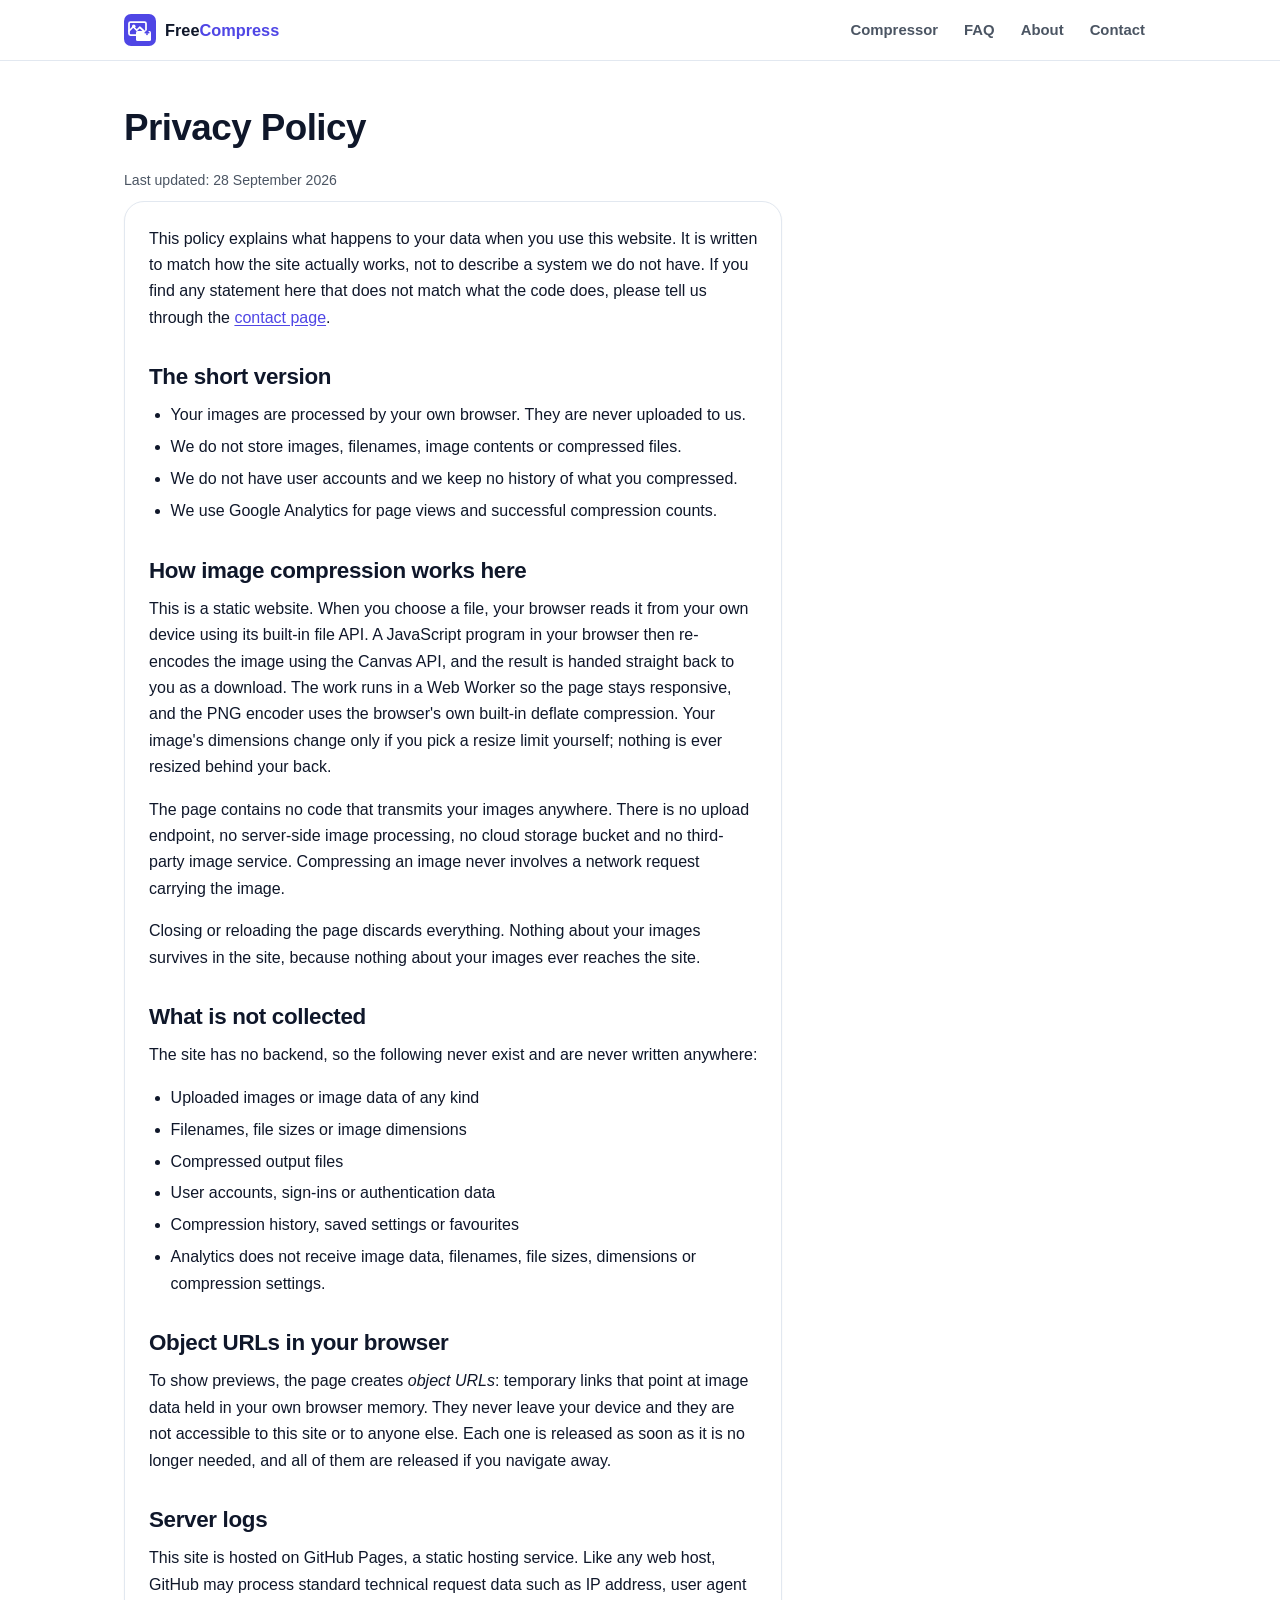
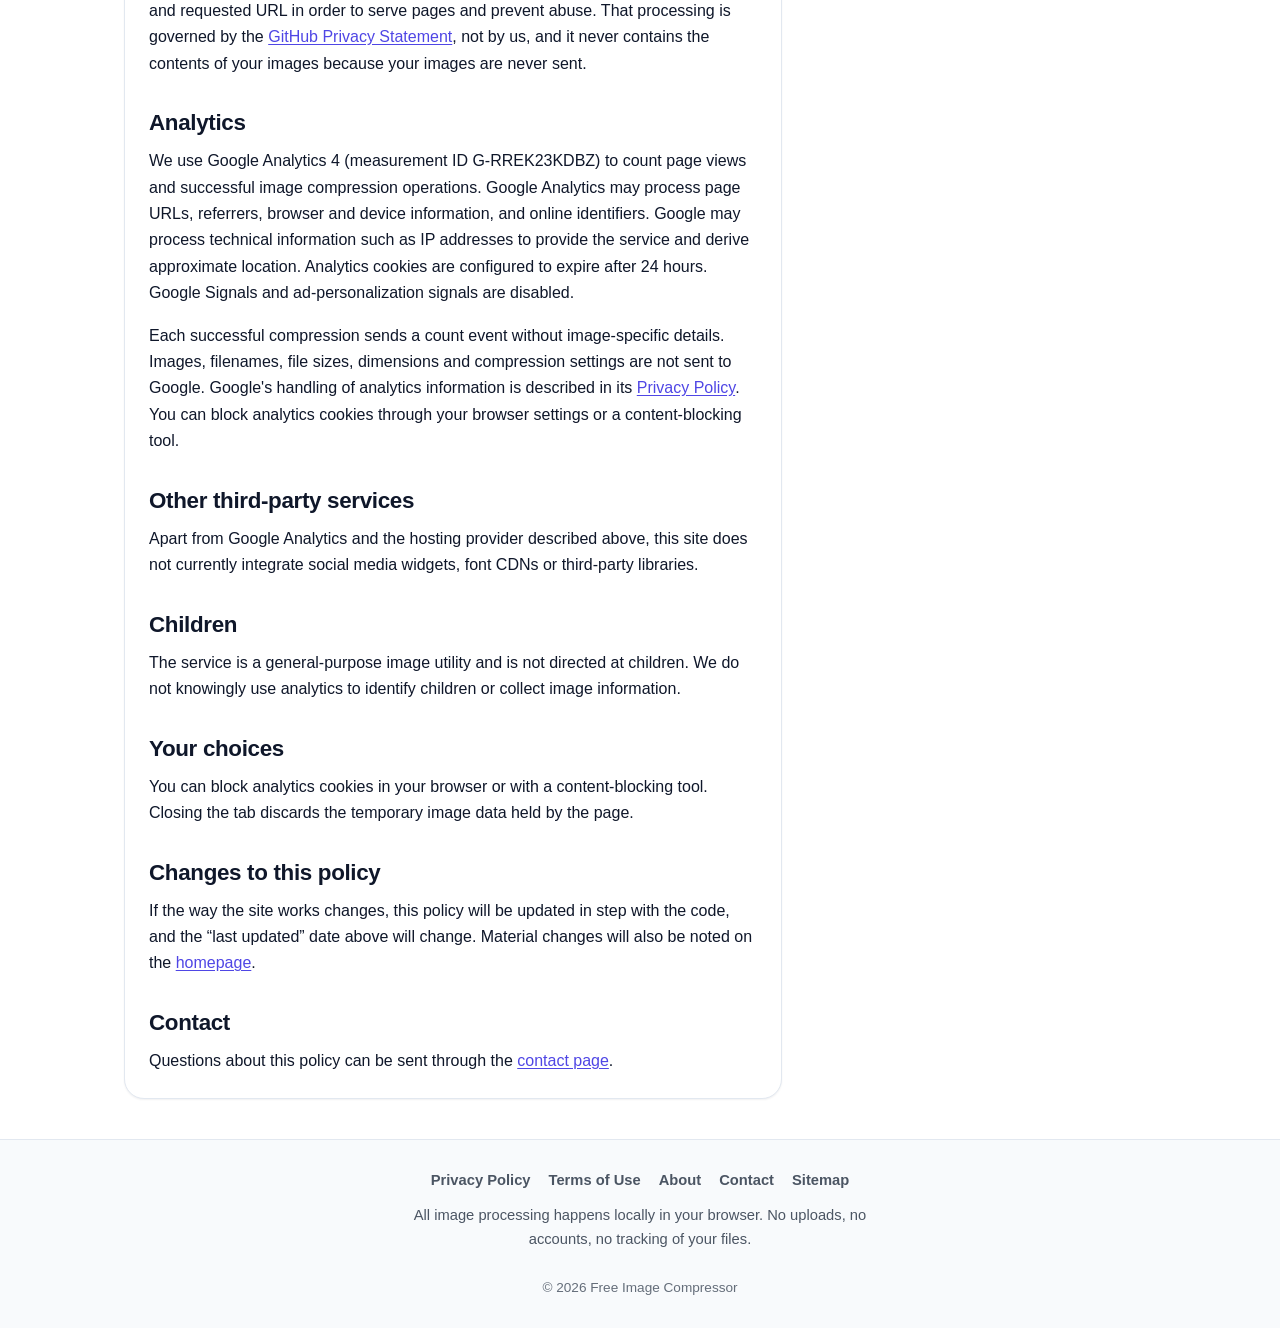
<file: privacy.html>
<!DOCTYPE html>
<html lang="en">
<head>
<meta charset="utf-8">
<meta name="viewport" content="width=device-width, initial-scale=1">
<title>Privacy Policy &ndash; Free Image Compressor</title>
<meta name="description" content="How Free Image Compressor handles your data. Images are compressed in your browser and are never uploaded to our servers. No accounts, no image storage, no file history.">
<meta name="robots" content="index, follow">
<link rel="canonical" href="https://freecompress.in/privacy.html">
<meta name="theme-color" content="#4f46e5" media="(prefers-color-scheme: light)">
<meta name="theme-color" content="#111827" media="(prefers-color-scheme: dark)">

<meta property="og:type" content="article">
<meta property="og:site_name" content="Free Image Compressor">
<meta property="og:title" content="Privacy Policy &ndash; Free Image Compressor">
<meta property="og:description" content="Images are compressed in your browser and are never uploaded to our servers. No accounts, no image storage, no file history.">
<meta property="og:url" content="https://freecompress.in/privacy.html">
<meta property="og:image" content="https://freecompress.in/assets/og-image.png">
<meta property="og:image:alt" content="Free Image Compressor">

<link rel="icon" href="assets/favicon.svg" type="image/svg+xml">
<link rel="icon" href="assets/favicon.png" sizes="512x512" type="image/png">
<link rel="apple-touch-icon" href="assets/favicon.png">
<link rel="manifest" href="site.webmanifest">
<link rel="stylesheet" href="css/styles.css">
<script async src="https://www.googletagmanager.com/gtag/js?id=G-RREK23KDBZ"></script>
<script>
  window.dataLayer = window.dataLayer || [];
  function gtag(){dataLayer.push(arguments);}
  gtag('js', new Date());
  gtag('config', 'G-RREK23KDBZ', {
    allow_google_signals: false,
    allow_ad_personalization_signals: false,
    cookie_expires: 86400,
    cookie_update: false
  });
</script>
</head>
<body>
<a class="skip-link" href="#main">Skip to content</a>

<header class="site-header">
  <div class="container header-inner">
    <a class="brand" href="./index.html" aria-label="FreeCompress home">
      <img class="brand-mark" src="assets/favicon.svg" alt="" width="32" height="32" aria-hidden="true">
      <span class="brand-name">Free<span class="brand-accent">Compress</span></span>
    </a>
    <nav class="site-nav" aria-label="Main">
      <a href="index.html">Compressor</a>
      <a href="index.html#faq">FAQ</a>
      <a href="about.html">About</a>
      <a href="contact.html">Contact</a>
    </nav>
  </div>
</header>

<main id="main">
  <div class="container">
    <div class="page-header">
      <h1>Privacy Policy</h1>
      <p class="updated">Last updated: <time datetime="2026-09-28">28 September 2026</time></p>
    </div>

    <div class="card prose">
      <p>
        This policy explains what happens to your data when you use this website.
        It is written to match how the site actually works, not to describe a
        system we do not have. If you find any statement here that does not match
        what the code does, please tell us through the <a href="contact.html">contact page</a>.
      </p>

      <h2>The short version</h2>
      <ul>
        <li>Your images are processed by your own browser. They are never uploaded to us.</li>
        <li>We do not store images, filenames, image contents or compressed files.</li>
        <li>We do not have user accounts and we keep no history of what you compressed.</li>
        <li>We use Google Analytics for page views and successful compression counts.</li>
      </ul>

      <h2>How image compression works here</h2>
      <p>
        This is a static website. When you choose a file, your browser reads it from
        your own device using its built-in file API. A JavaScript program in your
        browser then re-encodes the image using the Canvas API, and the result is
        handed straight back to you as a download. The work runs in a Web Worker so
        the page stays responsive, and the PNG encoder uses the browser's own
        built-in deflate compression. Your image's dimensions change only if you pick
        a resize limit yourself; nothing is ever resized behind your back.
      </p>
      <p>
        The page contains no code that transmits your images anywhere. There is no
        upload endpoint, no server-side image processing, no cloud storage bucket and
        no third-party image service. Compressing an image never involves a
        network request carrying the image.
      </p>
      <p>
        Closing or reloading the page discards everything. Nothing about your images
        survives in the site, because nothing about your images ever reaches the site.
      </p>

      <h2>What is not collected</h2>
      <p>The site has no backend, so the following never exist and are never written anywhere:</p>
      <ul>
        <li>Uploaded images or image data of any kind</li>
        <li>Filenames, file sizes or image dimensions</li>
        <li>Compressed output files</li>
        <li>User accounts, sign-ins or authentication data</li>
        <li>Compression history, saved settings or favourites</li>
        <li>Analytics does not receive image data, filenames, file sizes, dimensions or compression settings.</li>
      </ul>

      <h2>Object URLs in your browser</h2>
      <p>
        To show previews, the page creates <em>object URLs</em>: temporary links that
        point at image data held in your own browser memory. They never leave your
        device and they are not accessible to this site or to anyone else. Each one is
        released as soon as it is no longer needed, and all of them are released if you
        navigate away.
      </p>

      <h2>Server logs</h2>
      <p>
        This site is hosted on GitHub Pages, a static hosting service. Like any web
        host, GitHub may process standard technical request data such as IP address,
        user agent and requested URL in order to serve pages and prevent abuse. That
        processing is governed by the <a href="https://docs.github.com/en/site-policy/privacy-policies/github-general-privacy-statement" rel="noopener nofollow">GitHub Privacy Statement</a>,
        not by us, and it never contains the contents of your images because your images
        are never sent.
      </p>

      <h2>Analytics</h2>
      <p>
        We use Google Analytics 4 (measurement ID G-RREK23KDBZ) to count page views and
        successful image compression operations. Google Analytics may process page URLs,
        referrers, browser and device information, and online identifiers. Google may process
        technical information such as IP addresses to provide the service and derive approximate
        location. Analytics cookies are configured to expire after 24 hours. Google Signals and
        ad-personalization signals are disabled.
      </p>
      <p>
        Each successful compression sends a count event without image-specific details. Images,
        filenames, file sizes, dimensions and compression settings are not sent to Google.
        Google's handling of analytics information is described in its
        <a href="https://policies.google.com/privacy" rel="noopener nofollow">Privacy Policy</a>.
        You can block analytics cookies through your browser settings or a content-blocking tool.
      </p>

      <h2>Other third-party services</h2>
      <p>
        Apart from Google Analytics and the hosting provider described above, this site does
        not currently integrate social media widgets, font CDNs or third-party libraries.
      </p>

      <h2>Children</h2>
      <p>
        The service is a general-purpose image utility and is not directed at children.
        We do not knowingly use analytics to identify children or collect image information.
      </p>

      <h2>Your choices</h2>
      <p>
        You can block analytics cookies in your browser or with a content-blocking tool.
        Closing the tab discards the temporary image data held by the page.
      </p>

      <h2>Changes to this policy</h2>
      <p>
        If the way the site works changes, this policy will be updated in step with the
        code, and the &ldquo;last updated&rdquo; date above will change. Material changes will
        also be noted on the <a href="index.html">homepage</a>.
      </p>

      <h2>Contact</h2>
      <p>
        Questions about this policy can be sent through the <a href="contact.html">contact page</a>.
      </p>
    </div>
  </div>
</main>

<footer class="site-footer">
  <div class="container footer-inner">
    <nav class="footer-nav" aria-label="Footer">
      <a href="privacy.html">Privacy Policy</a>
      <a href="terms.html">Terms of Use</a>
      <a href="about.html">About</a>
      <a href="contact.html">Contact</a>
      <a href="sitemap.xml">Sitemap</a>
    </nav>
    <p class="footer-note">
      All image processing happens locally in your browser. No uploads, no accounts, no tracking of your files.
    </p>
    <p class="footer-copy">&copy; 2026 Free Image Compressor</p>
  </div>
</footer>
</body>
</html>
</file>
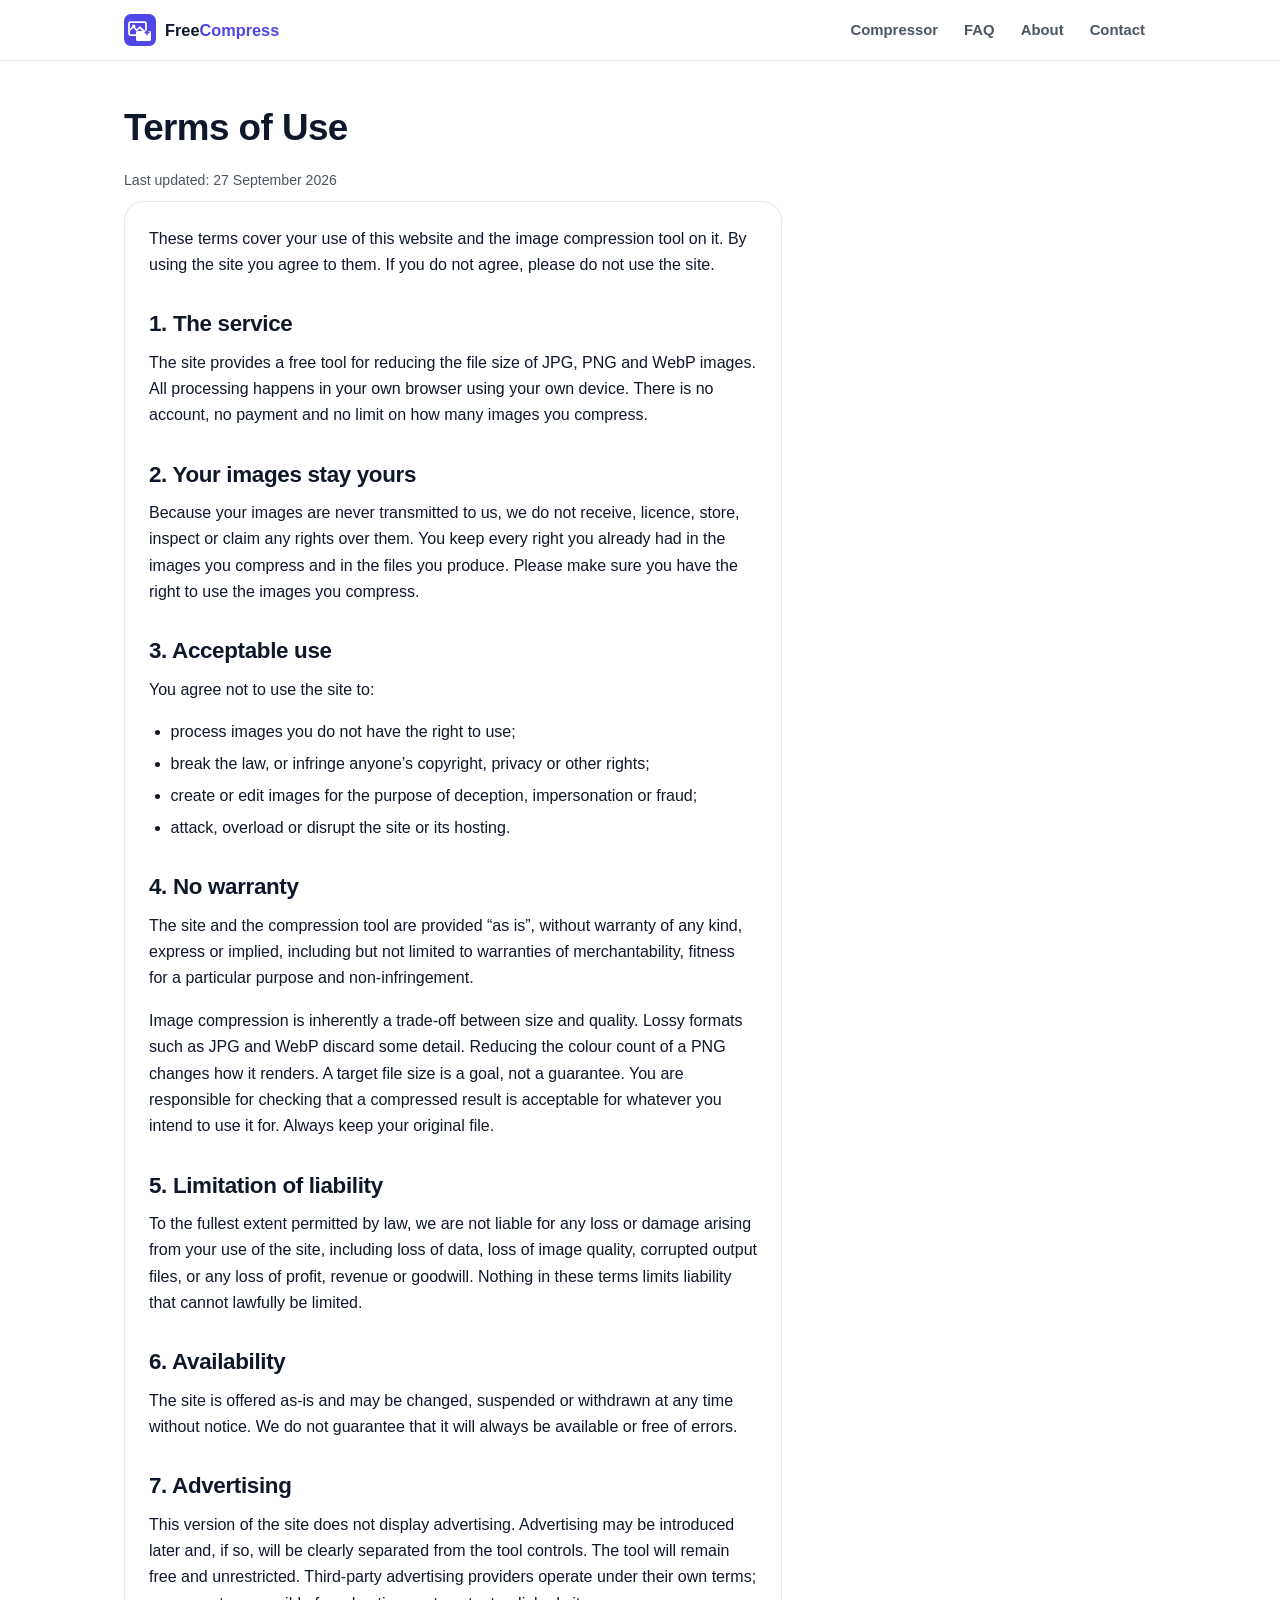
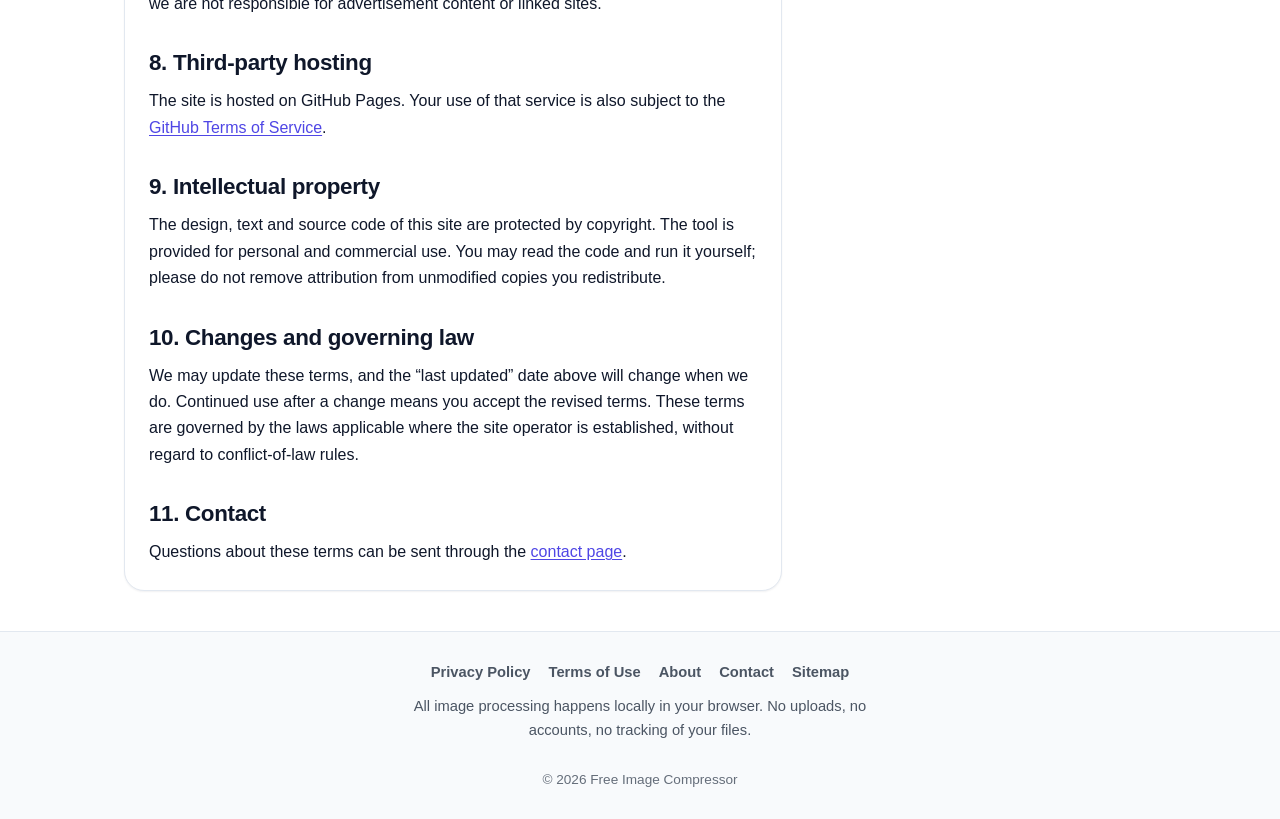
<file: terms.html>
<!DOCTYPE html>
<html lang="en">
<head>
<meta charset="utf-8">
<meta name="viewport" content="width=device-width, initial-scale=1">
<title>Terms of Use &ndash; Free Image Compressor</title>
<meta name="description" content="Terms of use for Free Image Compressor. The image compressor is provided free of charge, runs entirely in your browser, and comes with no warranty.">
<meta name="robots" content="index, follow">
<link rel="canonical" href="https://freecompress.in/terms.html">
<meta name="theme-color" content="#4f46e5" media="(prefers-color-scheme: light)">
<meta name="theme-color" content="#111827" media="(prefers-color-scheme: dark)">

<meta property="og:type" content="article">
<meta property="og:site_name" content="Free Image Compressor">
<meta property="og:title" content="Terms of Use &ndash; Free Image Compressor">
<meta property="og:description" content="The image compressor is provided free of charge, runs entirely in your browser, and comes with no warranty.">
<meta property="og:url" content="https://freecompress.in/terms.html">
<meta property="og:image" content="https://freecompress.in/assets/og-image.png">
<meta property="og:image:alt" content="Free Image Compressor">

<link rel="icon" href="assets/favicon.svg" type="image/svg+xml">
<link rel="icon" href="assets/favicon.png" sizes="512x512" type="image/png">
<link rel="apple-touch-icon" href="assets/favicon.png">
<link rel="manifest" href="site.webmanifest">
<link rel="stylesheet" href="css/styles.css">
<script async src="https://www.googletagmanager.com/gtag/js?id=G-RREK23KDBZ"></script>
<script>
  window.dataLayer = window.dataLayer || [];
  function gtag(){dataLayer.push(arguments);}
  gtag('js', new Date());
  gtag('config', 'G-RREK23KDBZ', {
    allow_google_signals: false,
    allow_ad_personalization_signals: false,
    cookie_expires: 86400,
    cookie_update: false
  });
</script>
</head>
<body>
<a class="skip-link" href="#main">Skip to content</a>

<header class="site-header">
  <div class="container header-inner">
    <a class="brand" href="./index.html" aria-label="FreeCompress home">
      <img class="brand-mark" src="assets/favicon.svg" alt="" width="32" height="32" aria-hidden="true">
      <span class="brand-name">Free<span class="brand-accent">Compress</span></span>
    </a>
    <nav class="site-nav" aria-label="Main">
      <a href="index.html">Compressor</a>
      <a href="index.html#faq">FAQ</a>
      <a href="about.html">About</a>
      <a href="contact.html">Contact</a>
    </nav>
  </div>
</header>

<main id="main">
  <div class="container">
    <div class="page-header">
      <h1>Terms of Use</h1>
      <p class="updated">Last updated: <time datetime="2026-09-27">27 September 2026</time></p>
    </div>

    <div class="card prose">
      <p>
        These terms cover your use of this website and the image compression tool on it.
        By using the site you agree to them. If you do not agree, please do not use the site.
      </p>

      <h2>1. The service</h2>
      <p>
        The site provides a free tool for reducing the file size of JPG, PNG and WebP
        images. All processing happens in your own browser using your own device. There is
        no account, no payment and no limit on how many images you compress.
      </p>

      <h2>2. Your images stay yours</h2>
      <p>
        Because your images are never transmitted to us, we do not receive, licence, store,
        inspect or claim any rights over them. You keep every right you already had in the
        images you compress and in the files you produce. Please make sure you have the
        right to use the images you compress.
      </p>

      <h2>3. Acceptable use</h2>
      <p>You agree not to use the site to:</p>
      <ul>
        <li>process images you do not have the right to use;</li>
        <li>break the law, or infringe anyone&rsquo;s copyright, privacy or other rights;</li>
        <li>create or edit images for the purpose of deception, impersonation or fraud;</li>
        <li>attack, overload or disrupt the site or its hosting.</li>
      </ul>

      <h2>4. No warranty</h2>
      <p>
        The site and the compression tool are provided &ldquo;as is&rdquo;, without warranty of
        any kind, express or implied, including but not limited to warranties of
        merchantability, fitness for a particular purpose and non-infringement.
      </p>
      <p>
        Image compression is inherently a trade-off between size and quality. Lossy formats
        such as JPG and WebP discard some detail. Reducing the colour count of a PNG changes
        how it renders. A target file size is a goal, not a guarantee. You are responsible
        for checking that a compressed result is acceptable for whatever you intend to use
        it for. Always keep your original file.
      </p>

      <h2>5. Limitation of liability</h2>
      <p>
        To the fullest extent permitted by law, we are not liable for any loss or damage
        arising from your use of the site, including loss of data, loss of image quality,
        corrupted output files, or any loss of profit, revenue or goodwill. Nothing in
        these terms limits liability that cannot lawfully be limited.
      </p>

      <h2>6. Availability</h2>
      <p>
        The site is offered as-is and may be changed, suspended or withdrawn at any time
        without notice. We do not guarantee that it will always be available or free of
        errors.
      </p>

      <h2>7. Advertising</h2>
      <p>
        This version of the site does not display advertising. Advertising may be introduced
        later and, if so, will be clearly separated from the tool controls. The tool will
        remain free and unrestricted. Third-party advertising providers operate under their
        own terms; we are not responsible for advertisement content or linked sites.
      </p>

      <h2>8. Third-party hosting</h2>
      <p>
        The site is hosted on GitHub Pages. Your use of that service is also subject to
        the <a href="https://docs.github.com/en/site-policy/github-terms/github-terms-of-service" rel="noopener nofollow">GitHub Terms of Service</a>.
      </p>

      <h2>9. Intellectual property</h2>
      <p>
        The design, text and source code of this site are protected by copyright. The tool
        is provided for personal and commercial use. You may read the code and run it
        yourself; please do not remove attribution from unmodified copies you redistribute.
      </p>

      <h2>10. Changes and governing law</h2>
      <p>
        We may update these terms, and the &ldquo;last updated&rdquo; date above will change when
        we do. Continued use after a change means you accept the revised terms. These terms
        are governed by the laws applicable where the site operator is established, without
        regard to conflict-of-law rules.
      </p>

      <h2>11. Contact</h2>
      <p>
        Questions about these terms can be sent through the <a href="contact.html">contact page</a>.
      </p>
    </div>
  </div>
</main>

<footer class="site-footer">
  <div class="container footer-inner">
    <nav class="footer-nav" aria-label="Footer">
      <a href="privacy.html">Privacy Policy</a>
      <a href="terms.html">Terms of Use</a>
      <a href="about.html">About</a>
      <a href="contact.html">Contact</a>
      <a href="sitemap.xml">Sitemap</a>
    </nav>
    <p class="footer-note">
      All image processing happens locally in your browser. No uploads, no accounts, no tracking of your files.
    </p>
    <p class="footer-copy">&copy; 2026 Free Image Compressor</p>
  </div>
</footer>
</body>
</html>
</file>
<file: css/styles.css>
/* ==========================================================================
   Free Image Compressor — stylesheet
   Single, dependency-free stylesheet. No web fonts, no frameworks.
   Organisation:
     1. Tokens
     2. Base
     3. Layout helpers
     4. Header / footer
     5. Hero
     6. Tool (drop zone, settings, results)
     7. Ad slots
     8. Content sections
     9. Legal pages
    10. Responsive
   ========================================================================== */

/* --------------------------------------------------------- 1. Tokens --- */
:root {
  --brand: #4f46e5;
  --brand-strong: #4338ca;
  --brand-soft: #eef2ff;
  --brand-ring: rgba(79, 70, 229, 0.35);

  --ok: #047857;
  --ok-soft: #ecfdf5;
  --warn: #b45309;
  --warn-soft: #fffbeb;
  --danger: #b91c1c;
  --danger-soft: #fef2f2;

  --bg: #ffffff;
  --bg-alt: #f8fafc;
  --surface: #ffffff;
  --text: #0f172a;
  --text-muted: #4b5563;
  --border: #e2e8f0;
  --border-strong: #cbd5e1;

  --radius: 14px;
  --radius-sm: 9px;
  --radius-lg: 20px;
  --shadow-sm: 0 1px 2px rgba(15, 23, 42, 0.06);
  --shadow: 0 4px 16px rgba(15, 23, 42, 0.08);
  --shadow-lg: 0 12px 32px rgba(15, 23, 42, 0.12);

  --container: 1080px;
  --font: -apple-system, BlinkMacSystemFont, "Segoe UI", Roboto, "Helvetica Neue",
    Arial, "Noto Sans", sans-serif;
  --font-mono: ui-monospace, SFMono-Regular, Menlo, Consolas, "Liberation Mono", monospace;
}

@media (prefers-color-scheme: dark) {
  :root {
    --brand: #818cf8;
    --brand-strong: #a5b4fc;
    --brand-soft: #1e1b4b;
    --brand-ring: rgba(129, 140, 248, 0.4);

    --ok: #6ee7b7;
    --ok-soft: #052e23;
    --warn: #fcd34d;
    --warn-soft: #3a2c07;
    --danger: #fca5a5;
    --danger-soft: #3f1414;

    --bg: #0b1020;
    --bg-alt: #111834;
    --surface: #151c36;
    --text: #e8ecf8;
    --text-muted: #aab3cc;
    --border: #2a3355;
    --border-strong: #3c4870;

    --shadow-sm: 0 1px 2px rgba(0, 0, 0, 0.4);
    --shadow: 0 4px 16px rgba(0, 0, 0, 0.45);
    --shadow-lg: 0 12px 32px rgba(0, 0, 0, 0.55);
  }
}

/* ----------------------------------------------------------- 2. Base --- */
*, *::before, *::after { box-sizing: border-box; }

/* Components below set an explicit `display`, which would otherwise beat the
   browser default for [hidden]. */
[hidden] { display: none !important; }

html {
  -webkit-text-size-adjust: 100%;
  scroll-behavior: smooth;
  scroll-padding-top: 84px;
}

@media (prefers-reduced-motion: reduce) {
  html { scroll-behavior: auto; }
  *, *::before, *::after {
    animation-duration: 0.001ms !important;
    animation-iteration-count: 1 !important;
    transition-duration: 0.001ms !important;
  }
}

body {
  margin: 0;
  font-family: var(--font);
  font-size: 16px;
  line-height: 1.65;
  color: var(--text);
  background: var(--bg);
  -webkit-font-smoothing: antialiased;
  overflow-wrap: break-word;
}

h1, h2, h3 {
  line-height: 1.25;
  letter-spacing: -0.015em;
  margin: 0 0 0.5em;
}
h1 { font-size: clamp(1.85rem, 5.2vw, 3rem); font-weight: 800; }
h2 { font-size: clamp(1.35rem, 3.4vw, 1.8rem); font-weight: 750; }
h3 { font-size: 1.06rem; font-weight: 700; }
p  { margin: 0 0 1rem; }
p:last-child { margin-bottom: 0; }

a { color: var(--brand); text-decoration: underline; text-underline-offset: 2px; }
a:hover { color: var(--brand-strong); }

img, svg { max-width: 100%; }
img { height: auto; }

ul, ol { margin: 0 0 1rem; padding-left: 1.25rem; }
li { margin-bottom: 0.4rem; }

code, kbd {
  font-family: var(--font-mono);
  font-size: 0.87em;
  background: var(--bg-alt);
  border: 1px solid var(--border);
  border-radius: 5px;
  padding: 0.05em 0.35em;
}
kbd { box-shadow: 0 1px 0 var(--border-strong); }

:where(a, button, input, select, textarea, summary, [tabindex]):focus-visible {
  outline: 3px solid var(--brand-ring);
  outline-offset: 2px;
  border-radius: 4px;
}

hr { border: 0; border-top: 1px solid var(--border); margin: 2rem 0; }

.visually-hidden {
  position: absolute !important;
  width: 1px; height: 1px;
  padding: 0; margin: -1px;
  overflow: hidden;
  clip: rect(0 0 0 0);
  clip-path: inset(50%);
  white-space: nowrap;
  border: 0;
}

.skip-link {
  position: absolute;
  left: 12px;
  top: -60px;
  z-index: 100;
  background: var(--brand);
  color: #fff;
  padding: 10px 16px;
  border-radius: var(--radius-sm);
  font-weight: 600;
  text-decoration: none;
  transition: top 0.15s ease;
}
.skip-link:focus { top: 12px; color: #fff; }

/* ------------------------------------------------- 3. Layout helpers --- */
.container {
  width: 100%;
  max-width: var(--container);
  margin-inline: auto;
  padding-inline: clamp(16px, 4vw, 24px);
}

.card {
  background: var(--surface);
  border: 1px solid var(--border);
  border-radius: var(--radius-lg);
  box-shadow: var(--shadow-sm);
  padding: clamp(16px, 3.4vw, 24px);
  margin-bottom: 20px;
}

.card-head {
  display: flex;
  flex-wrap: wrap;
  gap: 8px 16px;
  align-items: center;
  justify-content: space-between;
  margin-bottom: 14px;
}
.card-title { margin: 0; font-size: 1.12rem; font-weight: 700; }

.badge {
  font-size: 0.82rem;
  font-weight: 600;
  color: var(--text-muted);
  background: var(--bg-alt);
  border: 1px solid var(--border);
  border-radius: 999px;
  padding: 3px 10px;
  max-width: 100%;
  overflow: hidden;
  text-overflow: ellipsis;
  white-space: nowrap;
}

.fine-print { font-size: 0.85rem; color: var(--text-muted); margin: 10px 0 0; }

/* ------------------------------------------------- 4. Header / footer --- */
.site-header {
  position: sticky;
  top: 0;
  z-index: 40;
  background: color-mix(in srgb, var(--bg) 88%, transparent);
  backdrop-filter: saturate(1.6) blur(10px);
  border-bottom: 1px solid var(--border);
}
@supports not (backdrop-filter: blur(4px)) {
  .site-header { background: var(--bg); }
}

.header-inner {
  display: flex;
  align-items: center;
  justify-content: space-between;
  gap: 12px;
  min-height: 60px;
  flex-wrap: wrap;
}

.brand {
  display: inline-flex;
  align-items: center;
  gap: 9px;
  font-weight: 750;
  font-size: 1.02rem;
  color: var(--text);
  text-decoration: none;
}
.brand-mark { display: block; }
.brand-accent { color: var(--brand); }

.site-nav { display: flex; gap: 4px; flex-wrap: wrap; }
.site-nav a {
  color: var(--text-muted);
  text-decoration: none;
  font-size: 0.93rem;
  font-weight: 600;
  padding: 7px 11px;
  border-radius: var(--radius-sm);
}
.site-nav a:hover { color: var(--brand); background: var(--brand-soft); }

.site-footer {
  border-top: 1px solid var(--border);
  background: var(--bg-alt);
  margin-top: 40px;
  padding: 28px 0;
  font-size: 0.92rem;
  color: var(--text-muted);
}
.footer-inner { display: grid; gap: 10px; justify-items: center; text-align: center; }
.footer-nav { display: flex; flex-wrap: wrap; gap: 6px 18px; justify-content: center; }
.footer-nav a { color: var(--text-muted); font-weight: 600; text-decoration: none; }
.footer-nav a:hover { color: var(--brand); text-decoration: underline; }
.footer-note { max-width: 60ch; }
.footer-copy { margin: 0; font-size: 0.85rem; opacity: 0.85; }

/* ---------------------------------------------------------- 5. Hero --- */
.hero {
  padding: clamp(20px, 3.4vw, 34px) 0 clamp(14px, 2vw, 20px);
  text-align: center;
  background:
    radial-gradient(1100px 340px at 50% -120px, var(--brand-soft), transparent 70%);
}
.hero-title { margin-bottom: 12px; }
.hero-subtitle {
  font-size: clamp(1rem, 2.6vw, 1.19rem);
  color: var(--text-muted);
  max-width: 60ch;
  margin: 0 auto 18px;
}

.trust-list {
  display: flex;
  flex-wrap: wrap;
  justify-content: center;
  gap: 8px 22px;
  list-style: none;
  margin: 0;
  padding: 0;
  font-size: 0.92rem;
  color: var(--text-muted);
  font-weight: 600;
}
.trust-item { display: inline-flex; align-items: center; gap: 7px; margin: 0; }
.trust-icon {
  display: grid;
  place-items: center;
  width: 19px; height: 19px;
  border-radius: 50%;
  background: var(--ok-soft);
  color: var(--ok);
  font-size: 11px;
  font-weight: 800;
}

/* ------------------------------------------------------ 6. Tool: drop --- */
.tool-section { padding-bottom: 40px; }

/* Files and the drop zone on the left, the compression options on the right, so
   the settings sit beside the Choose Image area instead of below it. Below
   860px the panes simply stack; see the wide-screen block near the end of this
   file. */
.tool-grid { display: block; }
.tool-pane { min-width: 0; }
.tool-pane > :last-child { margin-bottom: 0; }

/* One permanent bar holding Compress and Download, so the buttons are always in
   the same place rather than at the bottom of the results. */
.action-bar {
  display: flex;
  flex-wrap: wrap;
  align-items: center;
  gap: 12px;
  padding: 14px 18px;
  margin-bottom: 20px;
  background: var(--surface);
  border: 1px solid var(--border);
  border-radius: var(--radius-lg);
  box-shadow: var(--shadow-sm);
}
.action-bar[data-download-ready="true"] {
  position: fixed;
  inset-inline: max(12px, calc((100vw - var(--container) - 32px) / 2));
  bottom: max(12px, env(safe-area-inset-bottom));
  z-index: 50;
  justify-content: center;
  margin: 0;
  box-shadow: var(--shadow-lg);
}
body.has-floating-actions { padding-bottom: calc(100px + env(safe-area-inset-bottom)); }

.dropzone-card { padding: clamp(12px, 2.6vw, 18px); }
.btn-compress { width: 100%; margin-top: 12px; }

/* Icon and wording on the first row, the Choose Image button full width beneath
   them. Works in a narrow column and full width alike, so one layout serves
   both. */
.dropzone {
  display: grid;
  grid-template-columns: auto minmax(0, 1fr);
  justify-items: start;
  align-items: center;
  text-align: left;
  column-gap: 14px;
  row-gap: 4px;
  padding: clamp(16px, 3vw, 22px);
  border: 2px dashed var(--border-strong);
  border-radius: var(--radius);
  background: var(--bg-alt);
  transition: border-color 0.15s ease, background-color 0.15s ease, transform 0.15s ease;
}
.dropzone.is-dragover {
  border-color: var(--brand);
  background: var(--brand-soft);
  transform: scale(1.006);
}
.dropzone-icon {
  grid-column: 1;
  grid-row: 1 / span 2;
  width: 40px;
  height: 40px;
  color: var(--brand);
}
.dropzone-title { grid-column: 2; grid-row: 1; font-size: clamp(1.02rem, 2.2vw, 1.16rem); font-weight: 700; margin: 0; }
.dropzone-formats { grid-column: 2; grid-row: 2; margin: 0; font-weight: 700; letter-spacing: 0.06em; color: var(--text-muted); font-size: 0.8rem; }
.dropzone-or { display: none; }
.btn-choose { grid-column: 1 / -1; grid-row: 3; width: 100%; margin-top: 10px; }
.dropzone-browse-hint {
  grid-column: 1 / -1;
  grid-row: 4;
  margin: 6px 0 0;
  font-size: 0.78rem;
  color: var(--text-muted);
  text-align: center;
}

/* ---------------------------------------------------- 6b. Tool: buttons --- */
.btn {
  display: inline-flex;
  align-items: center;
  justify-content: center;
  gap: 8px;
  font: inherit;
  font-weight: 650;
  line-height: 1.2;
  text-align: center;
  text-decoration: none;
  padding: 11px 20px;
  min-height: 44px;          /* comfortable touch target */
  border-radius: var(--radius-sm);
  border: 1px solid transparent;
  cursor: pointer;
  transition: background-color 0.15s ease, border-color 0.15s ease, color 0.15s ease, transform 0.06s ease;
}
.btn:active:not(:disabled) { transform: translateY(1px); }
.btn:disabled { opacity: 0.55; cursor: not-allowed; }

.btn-primary { background: var(--brand); color: #fff; border-color: var(--brand); }
.btn-primary:hover:not(:disabled) { background: var(--brand-strong); border-color: var(--brand-strong); color: #fff; }
@media (prefers-color-scheme: dark) { .btn-primary { color: #0b1020; } }

.btn-secondary { background: var(--surface); color: var(--brand); border-color: var(--border-strong); }
.btn-secondary:hover:not(:disabled) { border-color: var(--brand); background: var(--brand-soft); }

.btn-ghost { background: transparent; color: var(--text-muted); border-color: var(--border); }
.btn-ghost:hover:not(:disabled) { color: var(--text); background: var(--bg-alt); }

.btn-sm { padding: 6px 12px; min-height: 36px; font-size: 0.88rem; }
.btn-lg { padding: 14px 26px; min-height: 50px; font-size: 1.02rem; }
.btn-choose { padding: 14px 34px; min-height: 52px; font-size: 1.06rem; }

.actions {
  display: flex;
  flex-wrap: wrap;
  gap: 10px;
  margin-top: 18px;
}
.actions .btn { flex: 1 1 200px; }

/* --------------------------------------------------- 6c. Tool: status --- */
.status-bar {
  display: flex;
  align-items: center;
  gap: 10px;
  padding: 12px 16px;
  margin-bottom: 18px;
  border: 1px solid var(--border);
  border-left: 4px solid var(--brand);
  border-radius: var(--radius-sm);
  background: var(--bg-alt);
  font-weight: 600;
  font-size: 0.95rem;
}
.status-bar[data-tone="idle"]    { border-left-color: var(--border-strong); color: var(--text-muted); }
.status-bar[data-tone="info"]    { border-left-color: var(--brand); }
.status-bar[data-tone="working"] { border-left-color: var(--brand); }
.status-bar[data-tone="done"]    { border-left-color: var(--ok);     background: var(--ok-soft);     color: var(--ok); }
.status-bar[data-tone="error"]   { border-left-color: var(--danger); background: var(--danger-soft); color: var(--danger); }
.status-bar[data-tone="warning"] { border-left-color: var(--warn);   background: var(--warn-soft);   color: var(--warn); }
.status-text { flex: 1 1 auto; min-width: 0; }

.status-icon {
  flex: 0 0 auto;
  width: 20px; height: 20px;
  display: grid; place-items: center;
  font-size: 13px; font-weight: 800;
}
.status-bar[data-tone="done"] .status-icon::before   { content: "\2713"; }
.status-bar[data-tone="error"] .status-icon::before  { content: "\2715"; }
.status-bar[data-tone="warning"] .status-icon::before{ content: "!"; }
.status-bar[data-tone="working"] .status-icon::before{ content: "\2022"; }
.status-bar[data-tone="info"] .status-icon::before   { content: "\2139"; }
.status-bar[data-tone="idle"] .status-icon::before   { content: "\25CB"; }

.spinner {
  flex: 0 0 auto;
  width: 18px; height: 18px;
  border: 2px solid color-mix(in srgb, var(--brand) 30%, transparent);
  border-top-color: var(--brand);
  border-radius: 50%;
  animation: spin 0.7s linear infinite;
}
.status-bar:not([data-busy="true"]) .spinner { display: none; }
@keyframes spin { to { transform: rotate(360deg); } }

/* progress bar inside the status bar */
.progress {
  flex: 1 1 100%;
  height: 6px;
  border-radius: 999px;
  background: color-mix(in srgb, var(--brand) 18%, transparent);
  overflow: hidden;
}
.progress-bar {
  height: 100%;
  width: 0;
  border-radius: 999px;
  background: var(--brand);
  transition: width 0.2s ease;
}

/* -------------------------------------------- 6d. Tool: file list ------ */
.workspace { animation: fade-in 0.25s ease; }
@keyframes fade-in { from { opacity: 0; transform: translateY(6px); } to { opacity: 1; transform: none; } }

.filelist { list-style: none; margin: 0; padding: 0; display: grid; gap: 10px; }
.filelist-item {
  display: grid;
  grid-template-columns: 46px 1fr auto;
  align-items: center;
  gap: 12px;
  padding: 10px 12px;
  border: 1px solid var(--border);
  border-radius: var(--radius-sm);
  background: var(--bg-alt);
}
.filelist-thumb {
  width: 46px; height: 46px;
  object-fit: cover;
  border-radius: 6px;
  background: repeating-conic-gradient(var(--border) 0 25%, var(--surface) 0 50%) 50% / 12px 12px;
  border: 1px solid var(--border);
}
.filelist-body { min-width: 0; }
.filelist-name {
  font-weight: 650;
  font-size: 0.95rem;
  overflow: hidden;
  text-overflow: ellipsis;
  white-space: nowrap;
}
.filelist-meta { font-size: 0.82rem; color: var(--text-muted); }
.filelist-state {
  display: inline-flex;
  align-items: center;
  gap: 5px;
  font-weight: 650;
}
.filelist-state::before { font-weight: 800; }
.filelist-item[data-state="queued"]    .filelist-state::before { content: "\2022"; color: var(--text-muted); }
.filelist-item[data-state="working"]   .filelist-state::before { content: "\25CF"; color: var(--brand); }
.filelist-item[data-state="done"]      .filelist-state::before { content: "\2713"; color: var(--ok); }
.filelist-item[data-state="error"]     .filelist-state::before { content: "\2715"; color: var(--danger); }
.filelist-item[data-state="stale"]     .filelist-state::before { content: "\21BB"; color: var(--warn); }
.filelist-item[data-state="working"]   .filelist-state::before { animation: pulse 1s ease-in-out infinite; }

.filelist-error {
  margin: 4px 0 0;
  font-size: 0.82rem;
  line-height: 1.45;
  color: var(--danger);
}
@keyframes pulse { 0%, 100% { opacity: 1; } 50% { opacity: 0.25; } }

/* ------------------------------------------------- 6e. Tool: settings --- */
.settings-grid {
  display: grid;
  grid-template-columns: repeat(auto-fit, minmax(260px, 1fr));
  gap: 18px 22px;
}
.field { display: flex; flex-direction: column; gap: 6px; min-width: 0; }
.field-head { display: flex; align-items: baseline; justify-content: space-between; gap: 10px; }
.field-label { font-weight: 650; font-size: 0.95rem; }
.field-value {
  font-family: var(--font-mono);
  font-weight: 700;
  font-size: 1.02rem;
  color: var(--brand);
  background: var(--brand-soft);
  border-radius: 6px;
  padding: 1px 9px;
  min-width: 46px;
  text-align: center;
}
.field-hint { font-size: 0.82rem; color: var(--text-muted); margin: 0; }

select, input[type="number"] {
  font: inherit;
  color: var(--text);
  background: var(--surface);
  border: 1px solid var(--border-strong);
  border-radius: var(--radius-sm);
  padding: 10px 12px;
  min-height: 44px;
  width: 100%;
}
select { appearance: none; padding-right: 38px;
  background-image: url("data:image/svg+xml;charset=utf-8,%3Csvg xmlns='http://www.w3.org/2000/svg' viewBox='0 0 12 8'%3E%3Cpath d='M1 1.5 6 6.5l5-5' fill='none' stroke='%23718096' stroke-width='2' stroke-linecap='round' stroke-linejoin='round'/%3E%3C/svg%3E");
  background-repeat: no-repeat;
  background-position: right 13px center;
  background-size: 11px;
}

input[type="range"] {
  -webkit-appearance: none;
  appearance: none;
  width: 100%;
  height: 30px;
  background: transparent;
  cursor: pointer;
  margin: 0;
}
input[type="range"]::-webkit-slider-runnable-track {
  height: 7px;
  border-radius: 999px;
  background: linear-gradient(to right, var(--brand) var(--fill, 70%), var(--border) var(--fill, 70%));
}
input[type="range"]::-webkit-slider-thumb {
  -webkit-appearance: none;
  width: 24px; height: 24px;
  margin-top: -8.5px;
  border-radius: 50%;
  background: var(--surface);
  border: 3px solid var(--brand);
  box-shadow: var(--shadow-sm);
}
input[type="range"]::-moz-range-track { height: 7px; border-radius: 999px; background: var(--border); }
input[type="range"]::-moz-range-progress { height: 7px; border-radius: 999px; background: var(--brand); }
input[type="range"]::-moz-range-thumb {
  width: 20px; height: 20px; border-radius: 50%;
  background: var(--surface); border: 3px solid var(--brand);
}

.input-suffix { position: relative; display: flex; align-items: center; }
.input-suffix input { padding-right: 62px; }
.input-suffix-text {
  position: absolute; right: 13px;
  font-size: 0.85rem; color: var(--text-muted); pointer-events: none;
}
.custom-target {
  margin-top: 10px; padding: 12px;
  border: 1px dashed var(--border-strong);
  border-radius: var(--radius-sm);
  background: var(--bg-alt);
}
.custom-target[hidden] { display: none; }

/* --------------------------------------------------- 6f. Tool: results --- */
.stats {
  display: grid;
  grid-template-columns: repeat(auto-fit, minmax(120px, 1fr));
  gap: 10px;
  margin-bottom: 16px;
}
.stat {
  border: 1px solid var(--border);
  border-radius: var(--radius-sm);
  background: var(--bg-alt);
  padding: 10px 12px;
}
.stat-label { display: block; font-size: 0.78rem; text-transform: uppercase; letter-spacing: 0.05em; color: var(--text-muted); font-weight: 700; }
.stat-value { display: block; font-size: 1.14rem; font-weight: 750; font-variant-numeric: tabular-nums; }
.stat--saved { border-color: color-mix(in srgb, var(--ok) 45%, var(--border)); background: var(--ok-soft); }
.stat--saved .stat-value { color: var(--ok); }
.stat--grown .stat-value { color: var(--warn); }

.notice {
  display: flex;
  gap: 10px;
  align-items: flex-start;
  padding: 12px 14px;
  border-radius: var(--radius-sm);
  border: 1px solid var(--border);
  font-size: 0.92rem;
  margin-bottom: 16px;
}
.notice::before { font-weight: 800; line-height: 1.5; }
.notice[hidden] { display: none; }
.notice-info    { background: var(--brand-soft); border-color: color-mix(in srgb, var(--brand) 35%, var(--border)); }
.notice-info::before    { content: "\2139"; color: var(--brand); }
.notice-warning { background: var(--warn-soft); border-color: color-mix(in srgb, var(--warn) 45%, var(--border)); color: var(--warn); }
.notice-warning::before { content: "!"; color: var(--warn); }
.notice-error   { background: var(--danger-soft); border-color: color-mix(in srgb, var(--danger) 45%, var(--border)); color: var(--danger); }
.notice-error::before   { content: "\2715"; color: var(--danger); }
.notice-success { background: var(--ok-soft); border-color: color-mix(in srgb, var(--ok) 45%, var(--border)); color: var(--ok); }
.notice-success::before { content: "\2713"; color: var(--ok); }

.compare {
  display: grid;
  grid-template-columns: repeat(auto-fit, minmax(240px, 1fr));
  gap: 14px;
  margin-bottom: 6px;
}
.compare-card {
  margin: 0;
  border: 1px solid var(--border);
  border-radius: var(--radius);
  overflow: hidden;
  background: var(--bg-alt);
}
.compare-caption {
  font-weight: 700;
  font-size: 0.85rem;
  text-transform: uppercase;
  letter-spacing: 0.06em;
  color: var(--text-muted);
  padding: 9px 12px;
  border-bottom: 1px solid var(--border);
  background: var(--surface);
}
.compare-frame {
  display: grid;
  place-items: center;
  height: 260px;
  padding: 10px;
  /* Checkerboard so transparency is visible in previews. */
  background: repeating-conic-gradient(var(--border) 0 25%, var(--surface) 0 50%) 50% / 16px 16px;
}
.compare-frame img { max-width: 100%; max-height: 100%; object-fit: contain; border-radius: 4px; }
.compare-meta {
  display: grid;
  grid-template-columns: auto 1fr;
  gap: 2px 12px;
  margin: 0;
  padding: 10px 12px;
  font-size: 0.84rem;
  border-top: 1px solid var(--border);
  background: var(--surface);
}
.compare-meta dt { color: var(--text-muted); }
.compare-meta dd { margin: 0; font-weight: 650; font-variant-numeric: tabular-nums; text-align: right; }

.table-wrap { overflow-x: auto; -webkit-overflow-scrolling: touch; }
.result-table { width: 100%; border-collapse: collapse; font-size: 0.92rem; }
.result-table th, .result-table td {
  text-align: left;
  padding: 10px 10px;
  border-bottom: 1px solid var(--border);
  vertical-align: middle;
}
.result-table thead th {
  font-size: 0.76rem;
  text-transform: uppercase;
  letter-spacing: 0.05em;
  color: var(--text-muted);
  border-bottom: 2px solid var(--border-strong);
  white-space: nowrap;
}
.result-table .num { text-align: right; font-variant-numeric: tabular-nums; white-space: nowrap; }
.result-table .action-col { text-align: right; }
.result-table tbody tr:hover { background: var(--bg-alt); }
.row-name { font-weight: 650; }
.row-sub { display: block; font-size: 0.78rem; color: var(--text-muted); font-weight: 400; }
.saved-positive { color: var(--ok); font-weight: 700; }
.saved-negative { color: var(--warn); font-weight: 700; }
.cell-actions { display: inline-flex; gap: 6px; flex-wrap: wrap; justify-content: flex-end; }
.icon-btn {
  font: inherit;
  font-size: 0.85rem;
  font-weight: 650;
  color: var(--brand);
  background: var(--brand-soft);
  border: 1px solid color-mix(in srgb, var(--brand) 30%, transparent);
  border-radius: var(--radius-sm);
  padding: 7px 11px;
  min-height: 38px;
  cursor: pointer;
}
.icon-btn:hover { background: color-mix(in srgb, var(--brand) 18%, var(--brand-soft)); }
.icon-btn--danger { color: var(--danger); background: var(--danger-soft); border-color: color-mix(in srgb, var(--danger) 30%, transparent); }
.icon-btn[disabled] { opacity: 0.5; cursor: not-allowed; }

/* ------------------------------------------------------- 8. Content --- */
.privacy-card {
  display: flex;
  gap: 18px;
  align-items: flex-start;
  background: var(--brand-soft);
  border-color: color-mix(in srgb, var(--brand) 30%, var(--border));
  padding: clamp(18px, 3.4vw, 26px);
}
.privacy-icon { flex: 0 0 auto; width: 38px; height: 38px; color: var(--brand); }
.privacy-card h2 { font-size: clamp(1.25rem, 3vw, 1.55rem); }
.privacy-card p { max-width: 78ch; }

.content { max-width: 78ch; margin: 0 auto; }
.content > section { margin-bottom: 34px; }
.content h2 { margin-bottom: 12px; }

.feature-list {
  list-style: none;
  padding: 0;
  display: grid;
  grid-template-columns: repeat(auto-fit, minmax(230px, 1fr));
  gap: 14px;
}
.feature-list li {
  margin: 0;
  border: 1px solid var(--border);
  border-radius: var(--radius);
  padding: 14px 16px;
  background: var(--bg-alt);
}
.feature-list h3 { margin-bottom: 4px; font-size: 0.99rem; }
.feature-list p { margin: 0; font-size: 0.92rem; color: var(--text-muted); }

.format-list dt { font-weight: 700; margin-top: 12px; }
.format-list dd { margin: 2px 0 0; color: var(--text-muted); }

.steps { list-style: none; counter-reset: step; padding: 0; display: grid; gap: 14px; }
.steps li {
  counter-increment: step;
  position: relative;
  margin: 0;
  padding: 14px 16px 14px 54px;
  border: 1px solid var(--border);
  border-radius: var(--radius);
  background: var(--bg-alt);
}
.steps li::before {
  content: counter(step);
  position: absolute;
  left: 14px; top: 14px;
  width: 28px; height: 28px;
  display: grid; place-items: center;
  border-radius: 50%;
  background: var(--brand);
  color: #fff;
  font-weight: 800;
  font-size: 0.9rem;
}
@media (prefers-color-scheme: dark) { .steps li::before { color: #0b1020; } }
.steps h3 { margin-bottom: 2px; font-size: 0.99rem; }
.steps p { margin: 0; font-size: 0.92rem; color: var(--text-muted); }

.faq-item {
  border: 1px solid var(--border);
  border-radius: var(--radius-sm);
  background: var(--surface);
  margin-bottom: 10px;
}
.faq-item > summary {
  cursor: pointer;
  font-weight: 650;
  padding: 13px 40px 13px 16px;
  list-style: none;
  position: relative;
  border-radius: var(--radius-sm);
}
.faq-item > summary::-webkit-details-marker { display: none; }
.faq-item > summary::after {
  content: "+";
  position: absolute;
  right: 14px; top: 50%;
  transform: translateY(-50%);
  font-size: 1.3rem;
  font-weight: 500;
  color: var(--brand);
  line-height: 1;
}
.faq-item[open] > summary::after { content: "\2212"; }
.faq-item > summary:hover { color: var(--brand); }
.faq-item > p { padding: 0 16px 14px; margin: 0; color: var(--text-muted); font-size: 0.94rem; }

/* ------------------------------------------------------ 9. Legal pages --- */
.page-header { padding: clamp(26px, 5vw, 44px) 0 8px; }
.page-header h1 { font-size: clamp(1.6rem, 4.4vw, 2.3rem); }
.prose { max-width: 74ch; }
.prose h2 { margin-top: 2rem; font-size: clamp(1.15rem, 2.8vw, 1.4rem); }
.prose h3 { margin-top: 1.4rem; }
.prose ul, .prose ol { padding-left: 1.35rem; }
.prose li { margin-bottom: 0.35rem; }
.prose dl { display: grid; grid-template-columns: auto 1fr; gap: 6px 16px; }
.prose dt { font-weight: 650; white-space: nowrap; }
.prose dd { margin: 0; color: var(--text-muted); }
@media (max-width: 520px) {
  .prose dl { grid-template-columns: 1fr; gap: 2px; }
  .prose dd { margin-bottom: 8px; }
}
.updated { font-size: 0.88rem; color: var(--text-muted); }

/* -------------------------------------------------- 10. Responsive ------ */
/* Wide screens first: the desktop tool layout. Placed after the base rules so
   it wins on equal specificity. */
@media (min-width: 860px) {
  .tool-grid {
    display: grid;
    grid-template-columns: minmax(0, 0.86fr) minmax(0, 1.14fr);
    gap: 0 20px;
    align-items: start;
  }

  /* Four short controls pair up instead of stacking four deep, which keeps the
     action bar roughly a third of a screen further up the page. */
  .settings-card .settings-grid {
    grid-template-columns: repeat(2, minmax(0, 1fr));
    gap: 14px 18px;
  }
  .settings-card .field-hint { font-size: 0.79rem; line-height: 1.4; }
}

@media (max-width: 620px) {
  .site-nav a { padding: 7px 9px; font-size: 0.88rem; }
  .brand-name { font-size: 0.95rem; }
  .compare { grid-template-columns: 1fr; }        /* stack before/after on mobile */
  .compare-frame { height: 200px; }
  .stats { grid-template-columns: repeat(auto-fit, minmax(104px, 1fr)); }
  .actions .btn { flex: 1 1 100%; }              /* full-width tap targets */
  .result-table th, .result-table td { padding: 9px 7px; font-size: 0.87rem; }
  .cell-actions { justify-content: flex-end; }
  .dropzone { padding: 26px 14px; }
  body.has-floating-actions { padding-bottom: calc(132px + env(safe-area-inset-bottom)); }
  .action-bar[data-download-ready="true"] { flex-wrap: nowrap; gap: 8px; padding: 10px 12px; }
  .action-bar[data-download-ready="true"] .btn { flex: 1 1 0; min-width: 0; padding-inline: 10px; font-size: 0.9rem; }
}

@media (max-width: 400px) {
  .filelist-item { grid-template-columns: 38px 1fr auto; gap: 9px; }
  .filelist-thumb { width: 38px; height: 38px; }
}

/* Rejected-files panel */
.rejected {
  border: 1px solid color-mix(in srgb, var(--danger) 40%, var(--border));
  background: var(--danger-soft);
  border-radius: var(--radius);
  padding: 14px 16px;
  margin-bottom: 18px;
}
.rejected-title { margin: 0 0 6px; font-size: 0.98rem; color: var(--danger); }
.rejected-list { margin: 0; padding-left: 1.2rem; font-size: 0.9rem; color: var(--danger); }
.rejected-list li { margin-bottom: 3px; }

.warnings { display: grid; gap: 10px; margin-bottom: 18px; }

@media print {
  .site-header, .site-footer, #compressor, .btn { display: none !important; }
}
</file>
